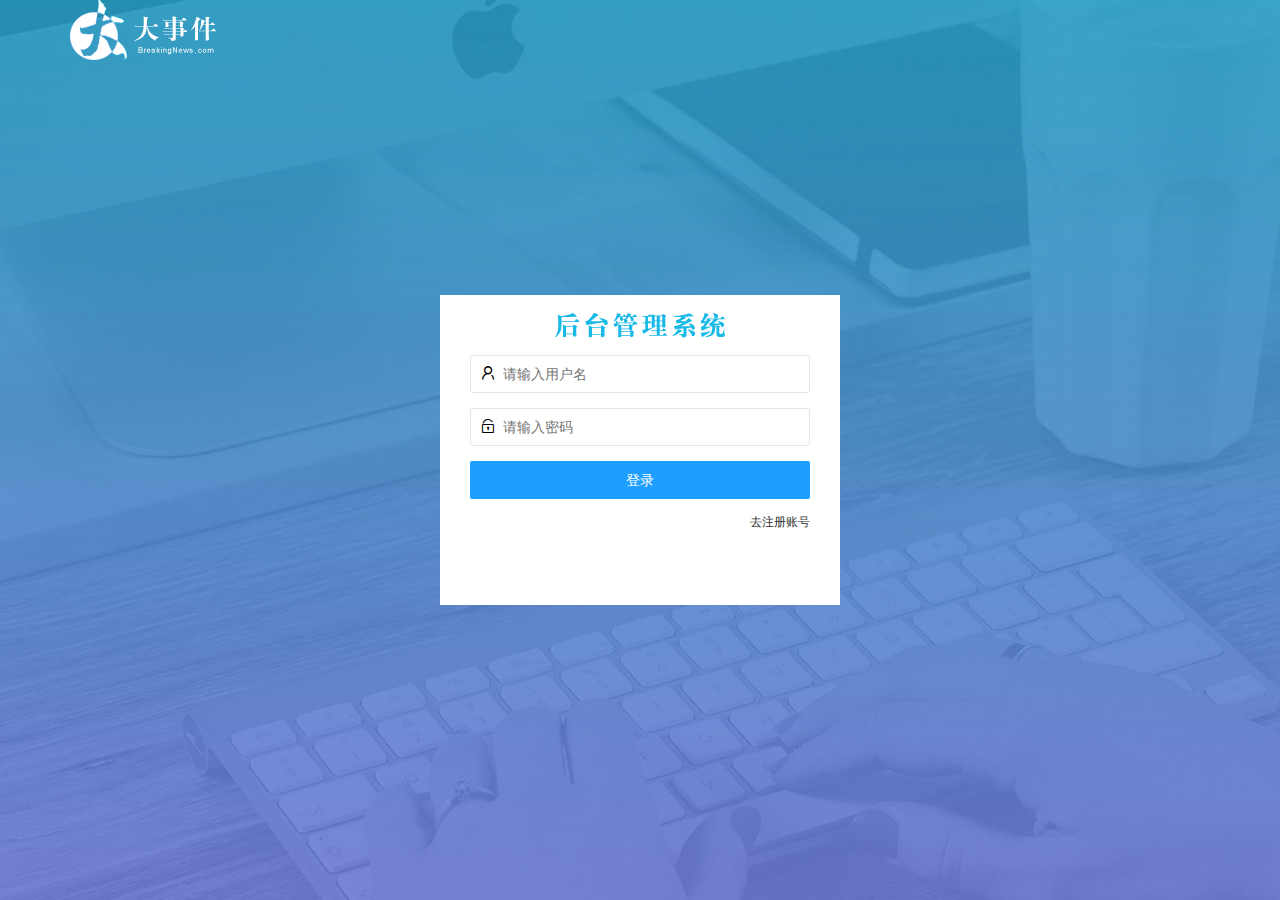
<file: login.html>
<!DOCTYPE html>
<html lang="en">

<head>
    <meta charset="UTF-8">
    <meta http-equiv="X-UA-Compatible" content="IE=edge">
    <meta name="viewport" content="width=device-width, initial-scale=1.0">
    <title>Document</title>
    <!-- 导入自己的样式表 -->
    <link rel="stylesheet" href="assets/css/login.css">
    <!-- 导入layui样式表 -->
    <link rel="stylesheet" href="assets/lib/layui/css/layui.css">
</head>

<body>
    <!-- 头部logo区域 -->
    <div class="layui-main">
        <img src="assets/images/logo.png" alt="">
    </div>

    <!-- 登录注册区域 -->
    <div class="loginAndRegBox">
        <div class="title-box"></div>
        <!-- 登录的div -->
        <div class="login-box">
            <form class="layui-form" id="form_login">
                <!-- 用户名 -->
                <div class="layui-form-item">
                    <i class="layui-icon layui-icon-username"></i> 
                    <input type="text" name="username" required lay-verify="required" placeholder="请输入用户名"
                        autocomplete="off" class="layui-input">
                </div>
                <!-- 密码 -->
                <div class="layui-form-item">
                    <i class="layui-icon layui-icon-password"></i> 
                    <input type="password" name="password" required lay-verify="required|pwd" placeholder="请输入密码"
                        autocomplete="off" class="layui-input">
                </div>
                <!-- 登录按钮 -->
                <div class="layui-form-item">
                    <button class="layui-btn layui-btn-fluid layui-btn-normal"" lay-submit lay-filter=" formDemo">登录</button>
                </div>
                <div class="layui-form-item links">
                    <a href="javascript:;" id="link_reg">去注册账号</a>
                </div>
            </form>
        </div>
        <!-- 注册的div -->
        <div class="reg-box ">
            <!-- <a href="javascript:;" id="link_login">去登录</a> -->
            <form class="layui-form" id="form_reg">
                <!-- 用户名 -->
                <div class="layui-form-item">
                    <i class="layui-icon layui-icon-username"></i> 
                    <input type="text" name="username" required lay-verify="required" placeholder="请输入用户名"
                        autocomplete="off" class="layui-input">
                </div>
                <!-- 密码 -->
                <div class="layui-form-item">
                    <i class="layui-icon layui-icon-password"></i> 
                    <input type="password" name="password" required lay-verify="required" placeholder="请输入密码"
                        autocomplete="off" class="layui-input">
                </div>
                <!-- 确认密码 -->
                <div class="layui-form-item">
                    <i class="layui-icon layui-icon-password"></i> 
                    <input type="password" name="repassword" required lay-verify="required|repwd" placeholder="再次确认密码"
                        autocomplete="off" class="layui-input">
                </div>
                <!-- 登录按钮 -->
                <div class="layui-form-item">
                    <button class="layui-btn layui-btn-fluid layui-btn-normal"" lay-submit lay-filter=" formDemo">注册</button>
                </div>
                <div class="layui-form-item links">
                    <a href="javascript:;" id="link_login">去登录</a>
                </div>
            </form>
        </div>
    </div>


    <!-- 导入layui的js文件 -->
    <script src="assets/lib/layui/layui.all.js"></script>
    <!-- 导入jquery -->
    <script src="assets/lib/jquery.js"></script>
    <script src="assets/js/baseAPI.js"></script>
    <!-- 导入自己的js脚本 -->
    <script src="assets/js/login.js"></script>
   
    
</body>

</html>
</file>
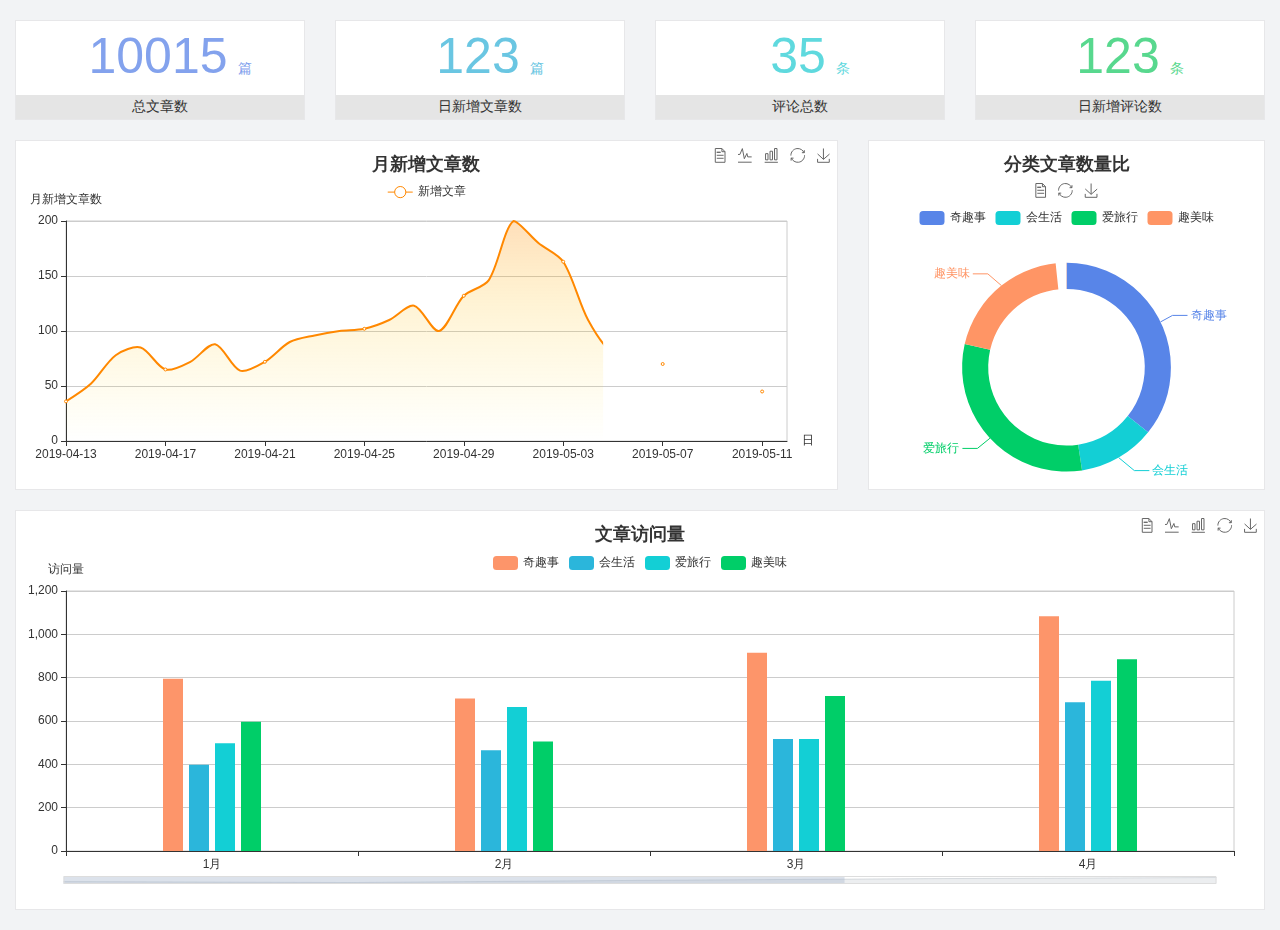
<file: home/dashboard.html>
<!DOCTYPE html>
<html lang="en">

<head>
  <meta charset="UTF-8">
  <meta name="viewport" content="width=device-width, initial-scale=1.0">
  <meta http-equiv="X-UA-Compatible" content="ie=edge">
  <title>图表统计</title>
  <link rel="stylesheet" href="../../assets/lib/bootstrap.css" />
  <link rel="stylesheet" href="../../assets/lib/main.css" />
  <script src="../../assets/lib/jquery.js"></script>
  <script type="text/javascript" src="../../assets/lib/echarts.min.js"></script>
</head>

<body>
  <div class="container-fluid">
    <div class="row spannel_list">
      <div class="col-sm-3 col-xs-6">
        <div class="spannel">
          <em>10015</em><span>篇</span>
          <b>总文章数</b>
        </div>
      </div>
      <div class="col-sm-3 col-xs-6">
        <div class="spannel scolor01">
          <em>123</em><span>篇</span>
          <b>日新增文章数</b>
        </div>
      </div>
      <div class="col-sm-3 col-xs-6">
        <div class="spannel scolor02">
          <em>35</em><span>条</span>
          <b>评论总数</b>
        </div>
      </div>
      <div class="col-sm-3 col-xs-6">
        <div class="spannel scolor03">
          <em>123</em><span>条</span>
          <b>日新增评论数</b>
        </div>
      </div>
    </div>
  </div>

  <div class="container-fluid">
    <div class="row curve-pie">
      <div class="col-lg-8 col-md-8">
        <div class="gragh_pannel" id="curve_show"></div>
      </div>
      <div class="col-lg-4 col-md-4">
        <div class="gragh_pannel" id="pie_show"></div>
      </div>
    </div>
  </div>

  <div class="container-fluid">
    <div class="column_pannel" id="column_show"></div>
  </div>

  <script>
    var oChart = echarts.init(document.getElementById('curve_show'));
    var aList_all = [
      { 'count': 36, 'date': '2019-04-13' },
      { 'count': 52, 'date': '2019-04-14' },
      { 'count': 78, 'date': '2019-04-15' },
      { 'count': 85, 'date': '2019-04-16' },
      { 'count': 65, 'date': '2019-04-17' },
      { 'count': 72, 'date': '2019-04-18' },
      { 'count': 88, 'date': '2019-04-19' },
      { 'count': 64, 'date': '2019-04-20' },
      { 'count': 72, 'date': '2019-04-21' },
      { 'count': 90, 'date': '2019-04-22' },
      { 'count': 96, 'date': '2019-04-23' },
      { 'count': 100, 'date': '2019-04-24' },
      { 'count': 102, 'date': '2019-04-25' },
      { 'count': 110, 'date': '2019-04-26' },
      { 'count': 123, 'date': '2019-04-27' },
      { 'count': 100, 'date': '2019-04-28' },
      { 'count': 132, 'date': '2019-04-29' },
      { 'count': 146, 'date': '2019-04-30' },
      { 'count': 200, 'date': '2019-05-01' },
      { 'count': 180, 'date': '2019-05-02' },
      { 'count': 163, 'date': '2019-05-03' },
      { 'count': 110, 'date': '2019-05-04' },
      { 'count': 80, 'date': '2019-05-05' },
      { 'count': 82, 'date': '2019-05-06' },
      { 'count': 70, 'date': '2019-05-07' },
      { 'count': 65, 'date': '2019-05-08' },
      { 'count': 54, 'date': '2019-05-09' },
      { 'count': 40, 'date': '2019-05-10' },
      { 'count': 45, 'date': '2019-05-11' },
      { 'count': 38, 'date': '2019-05-12' },
    ];

    let aCount = [];
    let aDate = [];

    for (var i = 0; i < aList_all.length; i++) {
      aCount.push(aList_all[i].count);
      aDate.push(aList_all[i].date);
    }

    var chartopt = {
      title: {
        text: '月新增文章数',
        left: 'center',
        top: '10'
      },
      tooltip: {
        trigger: 'axis'
      },
      legend: {
        data: ['新增文章'],
        top: '40'
      },
      toolbox: {
        show: true,
        feature: {
          mark: { show: true },
          dataView: { show: true, readOnly: false },
          magicType: { show: true, type: ['line', 'bar'] },
          restore: { show: true },
          saveAsImage: { show: true }
        }
      },
      calculable: true,
      xAxis: [
        {
          name: '日',
          type: 'category',
          boundaryGap: false,
          data: aDate
        }
      ],
      yAxis: [
        {
          name: '月新增文章数',
          type: 'value'
        }
      ],
      series: [
        {
          name: '新增文章',
          type: 'line',
          smooth: true,
          itemStyle: { normal: { areaStyle: { type: 'default' }, color: '#f80' }, lineStyle: { color: '#f80' } },
          data: aCount
        }],
      areaStyle: {
        normal: {
          color: new echarts.graphic.LinearGradient(0, 0, 0, 1, [{
            offset: 0,
            color: 'rgba(255,136,0,0.39)'
          }, {
            offset: .34,
            color: 'rgba(255,180,0,0.25)'
          }, {
            offset: 1,
            color: 'rgba(255,222,0,0.00)'
          }])

        }
      },
      grid: {
        show: true,
        x: 50,
        x2: 50,
        y: 80,
        height: 220
      }
    };

    oChart.setOption(chartopt);


    var oPie = echarts.init(document.getElementById('pie_show'));
    var oPieopt =
    {
      title: {
        top: 10,
        text: '分类文章数量比',
        x: 'center'
      },
      tooltip: {
        trigger: 'item',
        formatter: "{a} <br/>{b} : {c} ({d}%)"
      },
      color: ['#5885e8', '#13cfd5', '#00ce68', '#ff9565'],
      legend: {
        x: 'center',
        top: 65,
        data: ['奇趣事', '会生活', '爱旅行', '趣美味']
      },
      toolbox: {
        show: true,
        x: 'center',
        top: 35,
        feature: {
          mark: { show: true },
          dataView: { show: true, readOnly: false },
          magicType: {
            show: true,
            type: ['pie', 'funnel'],
            option: {
              funnel: {
                x: '25%',
                width: '50%',
                funnelAlign: 'left',
                max: 1548
              }
            }
          },
          restore: { show: true },
          saveAsImage: { show: true }
        }
      },
      calculable: true,
      series: [
        {
          name: '访问来源',
          type: 'pie',
          radius: ['45%', '60%'],
          center: ['50%', '65%'],
          data: [
            { value: 300, name: '奇趣事' },
            { value: 100, name: '会生活' },
            { value: 260, name: '爱旅行' },
            { value: 180, name: '趣美味' }
          ]
        }
      ]
    };
    oPie.setOption(oPieopt);



    var oColumn = this.echarts.init(document.getElementById('column_show'));
    var oColumnopt =
    {
      title: {
        text: '文章访问量',
        left: 'center',
        top: '10'
      },
      tooltip: {
        trigger: 'axis'
      },
      legend: {
        data: ['奇趣事', '会生活', '爱旅行', '趣美味'],
        top: '40'
      },
      toolbox: {
        show: true,
        feature: {
          mark: { show: true },
          dataView: { show: true, readOnly: false },
          magicType: { show: true, type: ['line', 'bar'] },
          restore: { show: true },
          saveAsImage: { show: true }
        }
      },
      calculable: true,
      xAxis: [
        {
          type: 'category',
          data: ['1月', '2月', '3月', '4月', '5月']
        }
      ],
      yAxis: [
        {
          name: '访问量',
          type: 'value'
        }
      ],
      series: [
        {
          name: '奇趣事',
          type: 'bar',
          barWidth: 20,
          itemStyle: {
            normal: { areaStyle: { type: 'default' }, color: '#fd956a' }
          },
          data: [800, 708, 920, 1090, 1200]
        },
        {
          name: '会生活',
          type: 'bar',
          barWidth: 20,
          itemStyle: {
            normal: { areaStyle: { type: 'default' }, color: '#2bb6db' }
          },
          data: [400, 468, 520, 690, 800]
        },
        {
          name: '爱旅行',
          type: 'bar',
          barWidth: 20,
          itemStyle: {
            normal: { areaStyle: { type: 'default' }, color: '#13cfd5' }
          },
          data: [500, 668, 520, 790, 900]
        },
        {
          name: '趣美味',
          type: 'bar',
          barWidth: 20,
          itemStyle: {
            normal: { areaStyle: { type: 'default' }, color: '#00ce68' }
          },
          data: [600, 508, 720, 890, 1000]
        }
      ],
      grid: {
        show: true,
        x: 50,
        x2: 30,
        y: 80,
        height: 260
      },
      dataZoom: [//给x轴设置滚动条
        {
          start: 0,//默认为0
          end: 100 - 1000 / 31,//默认为100
          type: 'slider',
          show: true,
          xAxisIndex: [0],
          handleSize: 0,//滑动条的 左右2个滑动条的大小
          height: 8,//组件高度
          left: 45, //左边的距离
          right: 50,//右边的距离
          bottom: 26,//右边的距离
          handleColor: '#ddd',//h滑动图标的颜色
          handleStyle: {
            borderColor: "#cacaca",
            borderWidth: "1",
            shadowBlur: 2,
            background: "#ddd",
            shadowColor: "#ddd",
          }
        }]
    };
    oColumn.setOption(oColumnopt);
  </script>
</body>

</html>
</file>
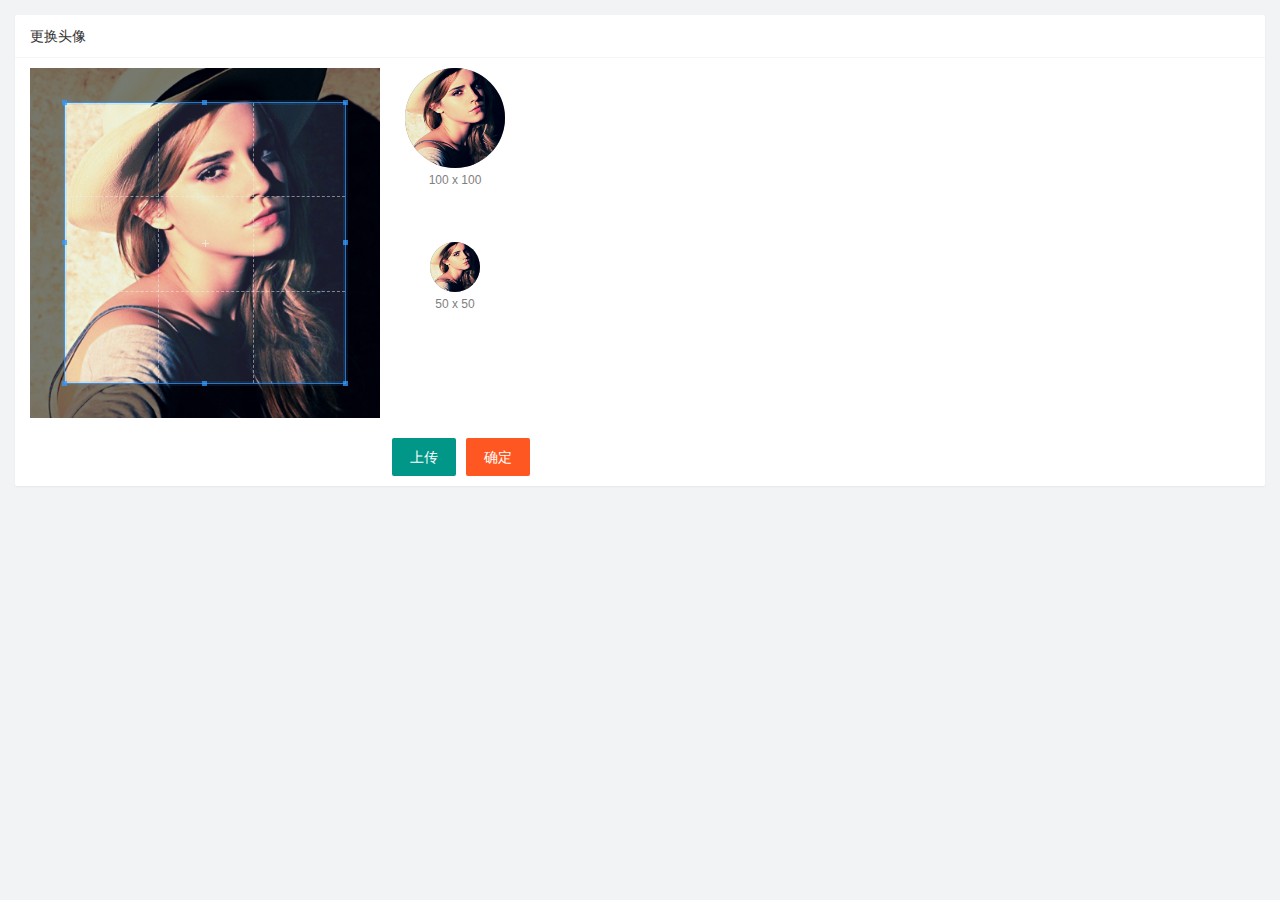
<file: user/user_avater.html>
<!DOCTYPE html>
<html lang="en">

<head>
    <meta charset="UTF-8">
    <meta http-equiv="X-UA-Compatible" content="IE=edge">
    <meta name="viewport" content="width=device-width, initial-scale=1.0">
    <title>Document</title>
    <link rel="stylesheet" href="/assets/lib/layui/css/layui.css">
    <link rel="stylesheet" href="/assets/css/user/user_avater.css">
    <link rel="stylesheet" href="/assets/lib/cropper/cropper.css" />
</head>

<body>
    <div class="layui-card">
        <div class="layui-card-header">更换头像</div>
        <div class="layui-card-body">
            <!-- 第一行的图片裁剪和预览区域 -->
            <div class="row1">
                <!-- 图片裁剪区域 -->
                <div class="cropper-box">
                    <!-- 这个 img 标签很重要，将来会把它初始化为裁剪区域 -->
                    <img id="image" src="/assets/images/sample.jpg" />
                </div>
                <!-- 图片的预览区域 -->
                <div class="preview-box">
                    <div>
                        <!-- 宽高为 100px 的预览区域 -->
                        <div class="img-preview w100"></div>
                        <p class="size">100 x 100</p>
                    </div>
                    <div>
                        <!-- 宽高为 50px 的预览区域 -->
                        <div class="img-preview w50"></div>
                        <p class="size">50 x 50</p>
                    </div>
                </div>
            </div>
            <!-- 第二行的按钮区域 -->
            <div class="row2">
                <!-- 通过accept属性，可以指定，允许用户选择什么类型的文件 -->
                <input type="file" id="file" accept="image/png,image/jpeg,image/bmp">
                <button type="button" class="layui-btn" id="btnChooseImage">上传</button>
                <button type="button" class="layui-btn layui-btn-danger" id="btnUpload">确定</button>
            </div>

        </div>
    </div>


    <script src="/assets/lib/layui/layui.all.js"></script>
    <script src="/assets/lib/jquery.js"></script>
    <script src="/assets/js/baseAPI.js"></script>
    <script src="/assets/lib/cropper/Cropper.js"></script>
    <script src="/assets/lib/cropper/jquery-cropper.js"></script>
    <script src="/assets/css/user/user_avater.js"></script>
</body>

</html>
</file>
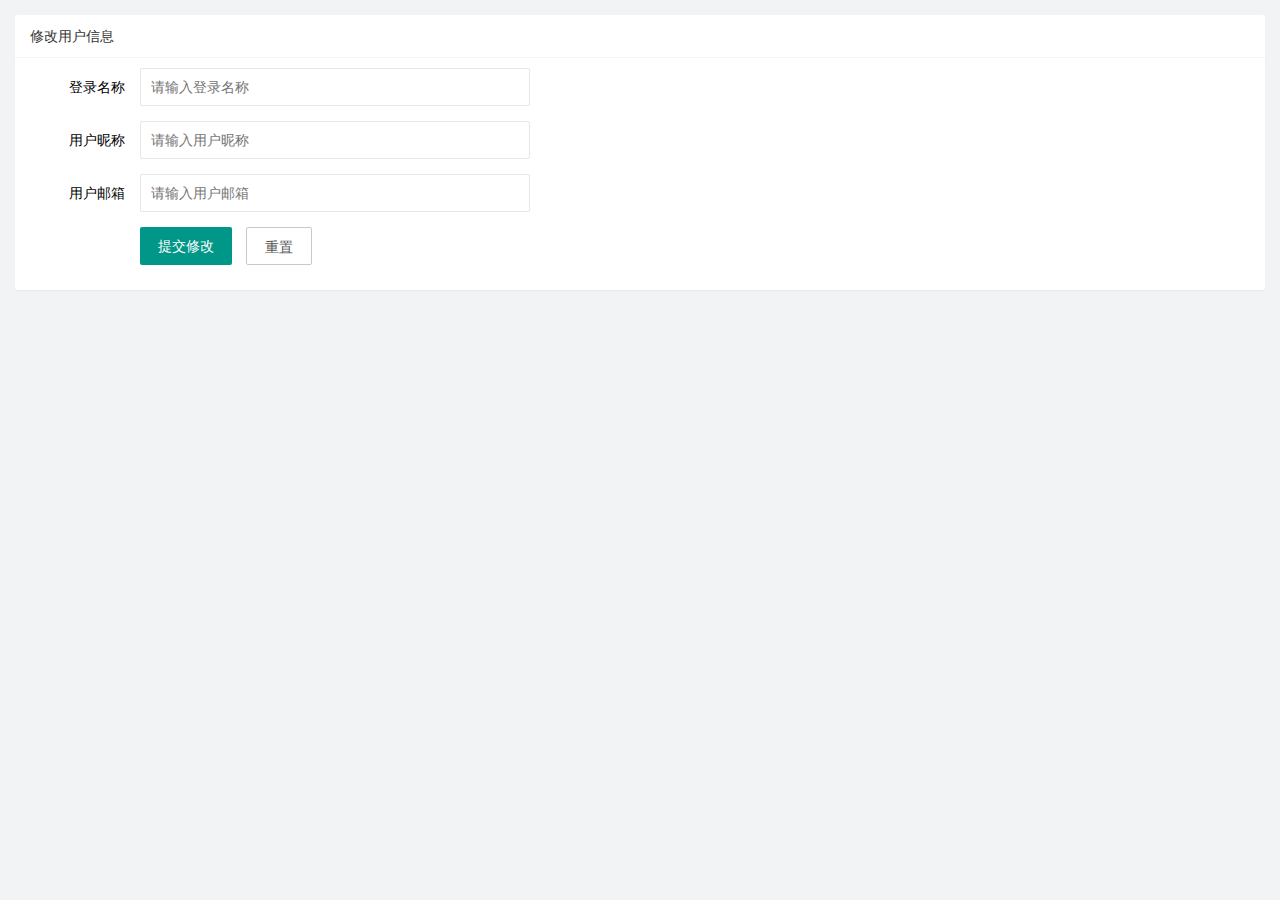
<file: user/user_info.html>
<!DOCTYPE html>
<html lang="en">
<head>
    <meta charset="UTF-8">
    <meta http-equiv="X-UA-Compatible" content="IE=edge">
    <meta name="viewport" content="width=device-width, initial-scale=1.0">
    <title>Document</title>
    <!-- 导入layui样式表 -->
    <link rel="stylesheet" href="/assets/lib/layui/css/layui.css">
    <!-- 导入自己的样式表 -->
    <link rel="stylesheet" href="/assets/css/user/user_info.css">
</head>
<body>
    <!-- 卡片区域 -->
    <div class="layui-card">
        <div class="layui-card-header">修改用户信息</div>
        <div class="layui-card-body">
            <!-- form表单区域 -->
            <form class="layui-form" lay-filter="formUserInfo">
                <!-- 这是隐藏域 -->
                <input type="hidden" name="id" value="">
                <div class="layui-form-item">
                  <label class="layui-form-label">登录名称</label>
                  <div class="layui-input-block">
                    <input type="text" name="username" required  lay-verify="required" placeholder="请输入登录名称" autocomplete="off" class="layui-input" readonly>
                  </div>
                </div>

                <div class="layui-form-item">
                    <label class="layui-form-label">用户昵称</label>
                    <div class="layui-input-block">
                      <input type="text" name="nickname" required  lay-verify="required" placeholder="请输入用户昵称" autocomplete="off" class="layui-input">
                    </div>
                  </div>

                  <div class="layui-form-item">
                    <label class="layui-form-label">用户邮箱</label>
                    <div class="layui-input-block">
                      <input type="text" name="email" required  lay-verify="required" placeholder="请输入用户邮箱" autocomplete="off" class="layui-input">
                    </div>
                  </div>

                  <div class="layui-form-item">
                    <div class="layui-input-block">
                      <button class="layui-btn" lay-submit lay-filter="formDemo">提交修改</button>
                      <button type="reset" class="layui-btn layui-btn-primary" id="btnRest">重置</button>
                    </div>
                  </div>

            </form>
        </div>
      </div>

      <!-- 导入layui的js -->
      <script src="/assets/lib/layui/layui.all.js"></script>
      <!-- 导入jquery -->
      <script src="/assets/lib/jquery.js"></script>
      <!-- 导入baseApi -->
      <script src="/assets/js/baseAPI.js"></script>
      <!-- 导入自己的js -->
      <script src="/assets/css/user/user_info.js"></script>
</body>
</html>
</file>
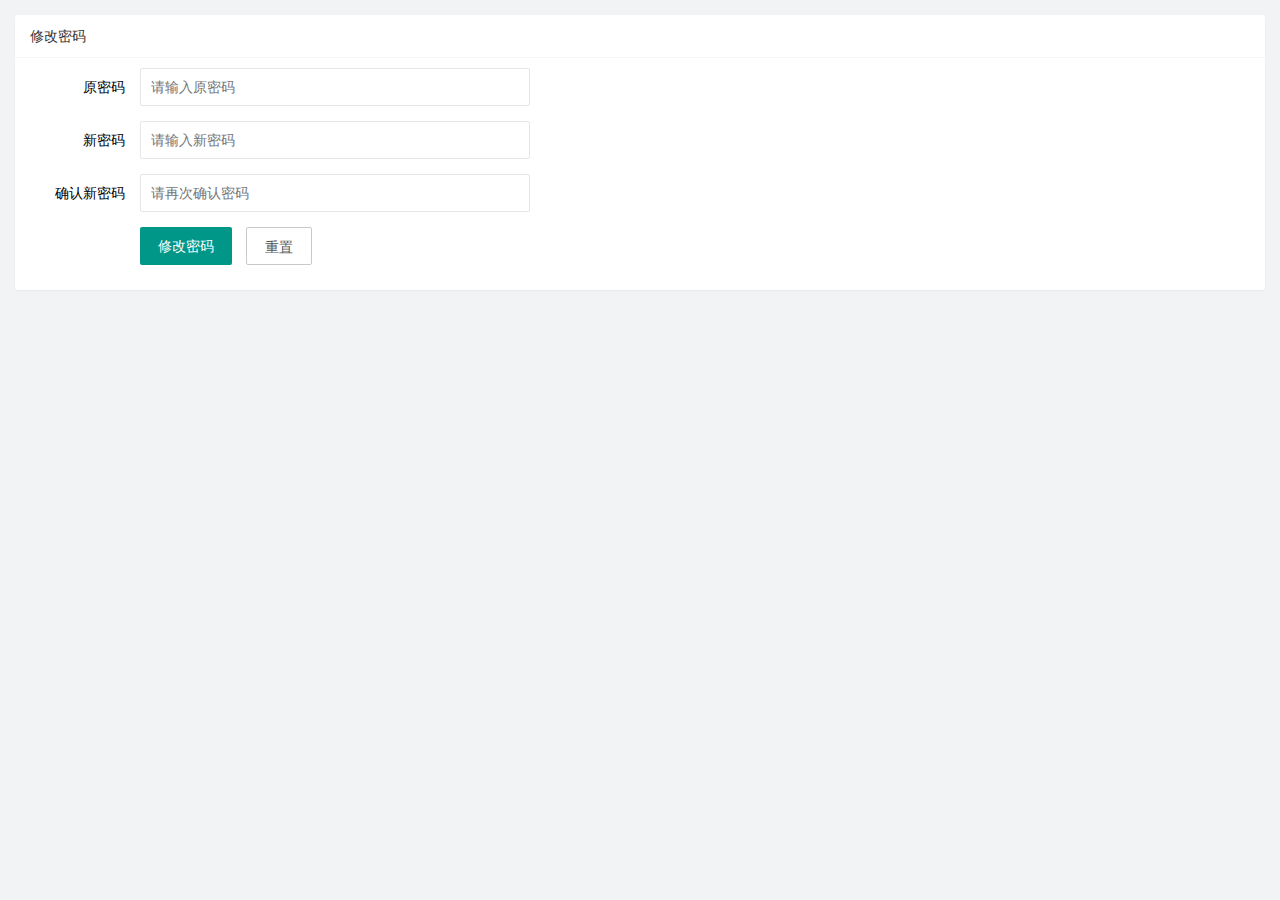
<file: user/user_pwd.html>
<!DOCTYPE html>
<html lang="en">
<head>
    <meta charset="UTF-8">
    <meta http-equiv="X-UA-Compatible" content="IE=edge">
    <meta name="viewport" content="width=device-width, initial-scale=1.0">
    <title>Document</title>
    <link rel="stylesheet" href="/assets/lib/layui/css/layui.css">
    <link rel="stylesheet" href="/assets/css/user/user_pwd.css">
</head>
<body>
    <div class="layui-card">
        <div class="layui-card-header">修改密码</div>
        <div class="layui-card-body">
            <form class="layui-form" lay-filter="formUserInfo">
                <!-- 这是隐藏域 -->
                <!-- <input type="hidden" name="id" value=""> -->
                <div class="layui-form-item">
                  <label class="layui-form-label">原密码</label>
                  <div class="layui-input-block">
                    <input type="password" name="oldPwd" required  lay-verify="required|pwd|" placeholder="请输入原密码" autocomplete="off" class="layui-input">
                  </div>
                </div>
                <div class="layui-form-item">
                    <label class="layui-form-label">新密码</label>
                    <div class="layui-input-block">
                      <input type="password" name="newPwd" required  lay-verify="required|pwd|samePwd" placeholder="请输入新密码" autocomplete="off" class="layui-input">
                    </div>
                  </div>
                  <div class="layui-form-item">
                    <label class="layui-form-label">确认新密码</label>
                    <div class="layui-input-block">
                      <input type="password" name="rePwd" required  lay-verify="required|pwd|rePwd" placeholder="请再次确认密码" autocomplete="off" class="layui-input">
                    </div>
                  </div>

                  <div class="layui-form-item">
                    <div class="layui-input-block">
                      <button class="layui-btn" lay-submit lay-filter="formDemo">修改密码</button>
                      <button type="reset" class="layui-btn layui-btn-primary" id="btnRest">重置</button>
                    </div>
                  </div>
            </form>
        </div>
      </div>
       
       <!-- 导入layui的js -->
       <script src="/assets/lib/layui/layui.all.js"></script>
       <!-- 导入jquery -->
       <script src="/assets/lib/jquery.js"></script>
       <!-- 导入baseApi -->
       <script src="/assets/js/baseAPI.js"></script>
       <!-- 导入自己的js -->
       <script src="/assets/css/user/user_pwd.js"></script>
</body>
</html>
</file>
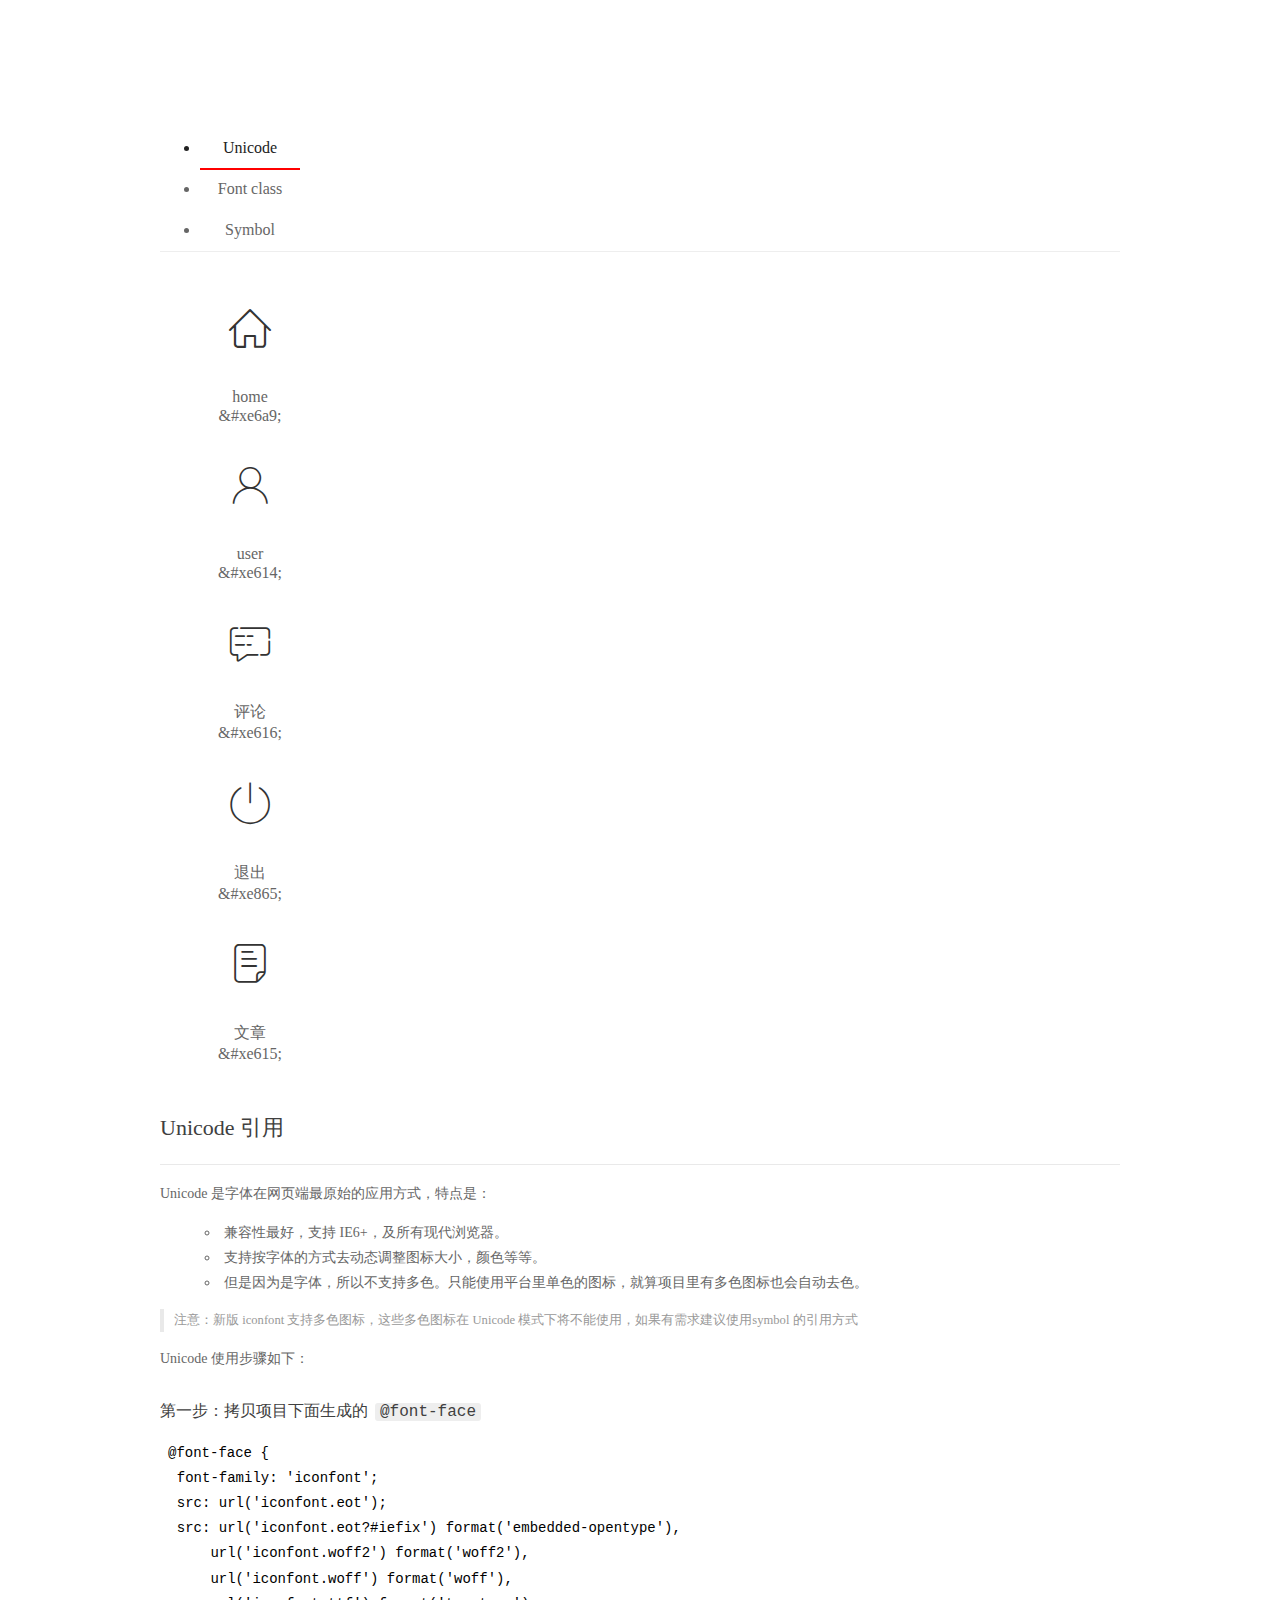
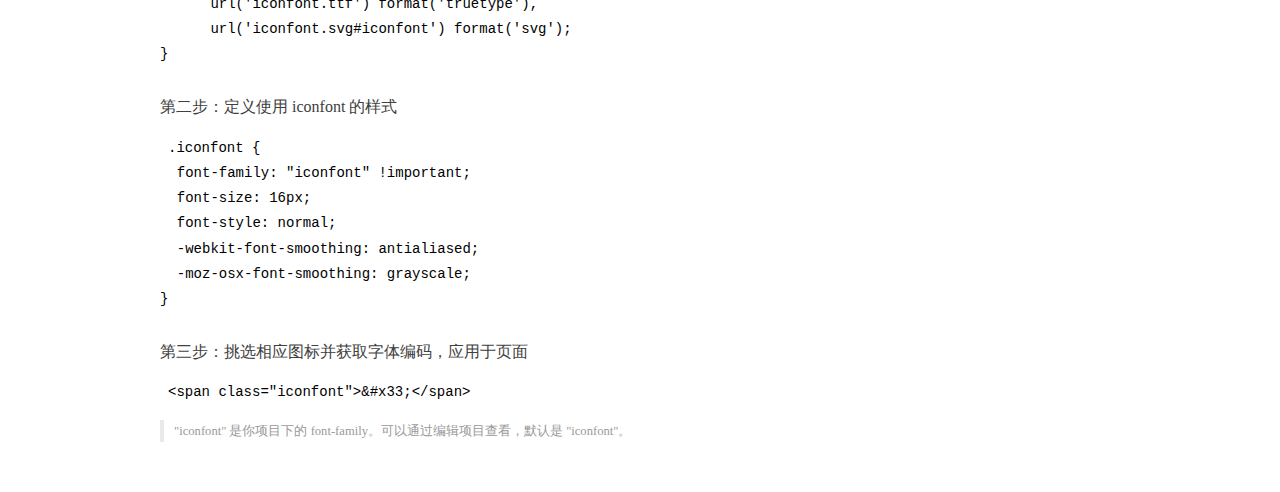
<file: assets/fonts/demo_index.html>
<!DOCTYPE html>
<html>
<head>
  <meta charset="utf-8"/>
  <title>IconFont Demo</title>
  <link rel="shortcut icon" href="https://gtms04.alicdn.com/tps/i4/TB1_oz6GVXXXXaFXpXXJDFnIXXX-64-64.ico" type="image/x-icon"/>
  <link rel="stylesheet" href="https://g.alicdn.com/thx/cube/1.3.2/cube.min.css">
  <link rel="stylesheet" href="demo.css">
  <link rel="stylesheet" href="iconfont.css">
  <script src="iconfont.js"></script>
  <!-- jQuery -->
  <script src="https://a1.alicdn.com/oss/uploads/2018/12/26/7bfddb60-08e8-11e9-9b04-53e73bb6408b.js"></script>
  <!-- 代码高亮 -->
  <script src="https://a1.alicdn.com/oss/uploads/2018/12/26/a3f714d0-08e6-11e9-8a15-ebf944d7534c.js"></script>
</head>
<body>
  <div class="main">
    <h1 class="logo"><a href="https://www.iconfont.cn/" title="iconfont 首页" target="_blank">&#xe86b;</a></h1>
    <div class="nav-tabs">
      <ul id="tabs" class="dib-box">
        <li class="dib active"><span>Unicode</span></li>
        <li class="dib"><span>Font class</span></li>
        <li class="dib"><span>Symbol</span></li>
      </ul>
      
    </div>
    <div class="tab-container">
      <div class="content unicode" style="display: block;">
          <ul class="icon_lists dib-box">
          
            <li class="dib">
              <span class="icon iconfont">&#xe6a9;</span>
                <div class="name">home</div>
                <div class="code-name">&amp;#xe6a9;</div>
              </li>
          
            <li class="dib">
              <span class="icon iconfont">&#xe614;</span>
                <div class="name">user</div>
                <div class="code-name">&amp;#xe614;</div>
              </li>
          
            <li class="dib">
              <span class="icon iconfont">&#xe616;</span>
                <div class="name">评论</div>
                <div class="code-name">&amp;#xe616;</div>
              </li>
          
            <li class="dib">
              <span class="icon iconfont">&#xe865;</span>
                <div class="name">退出</div>
                <div class="code-name">&amp;#xe865;</div>
              </li>
          
            <li class="dib">
              <span class="icon iconfont">&#xe615;</span>
                <div class="name">文章</div>
                <div class="code-name">&amp;#xe615;</div>
              </li>
          
          </ul>
          <div class="article markdown">
          <h2 id="unicode-">Unicode 引用</h2>
          <hr>

          <p>Unicode 是字体在网页端最原始的应用方式，特点是：</p>
          <ul>
            <li>兼容性最好，支持 IE6+，及所有现代浏览器。</li>
            <li>支持按字体的方式去动态调整图标大小，颜色等等。</li>
            <li>但是因为是字体，所以不支持多色。只能使用平台里单色的图标，就算项目里有多色图标也会自动去色。</li>
          </ul>
          <blockquote>
            <p>注意：新版 iconfont 支持多色图标，这些多色图标在 Unicode 模式下将不能使用，如果有需求建议使用symbol 的引用方式</p>
          </blockquote>
          <p>Unicode 使用步骤如下：</p>
          <h3 id="-font-face">第一步：拷贝项目下面生成的 <code>@font-face</code></h3>
<pre><code class="language-css"
>@font-face {
  font-family: 'iconfont';
  src: url('iconfont.eot');
  src: url('iconfont.eot?#iefix') format('embedded-opentype'),
      url('iconfont.woff2') format('woff2'),
      url('iconfont.woff') format('woff'),
      url('iconfont.ttf') format('truetype'),
      url('iconfont.svg#iconfont') format('svg');
}
</code></pre>
          <h3 id="-iconfont-">第二步：定义使用 iconfont 的样式</h3>
<pre><code class="language-css"
>.iconfont {
  font-family: "iconfont" !important;
  font-size: 16px;
  font-style: normal;
  -webkit-font-smoothing: antialiased;
  -moz-osx-font-smoothing: grayscale;
}
</code></pre>
          <h3 id="-">第三步：挑选相应图标并获取字体编码，应用于页面</h3>
<pre>
<code class="language-html"
>&lt;span class="iconfont"&gt;&amp;#x33;&lt;/span&gt;
</code></pre>
          <blockquote>
            <p>"iconfont" 是你项目下的 font-family。可以通过编辑项目查看，默认是 "iconfont"。</p>
          </blockquote>
          </div>
      </div>
      <div class="content font-class">
        <ul class="icon_lists dib-box">
          
          <li class="dib">
            <span class="icon iconfont icon-home"></span>
            <div class="name">
              home
            </div>
            <div class="code-name">.icon-home
            </div>
          </li>
          
          <li class="dib">
            <span class="icon iconfont icon-user"></span>
            <div class="name">
              user
            </div>
            <div class="code-name">.icon-user
            </div>
          </li>
          
          <li class="dib">
            <span class="icon iconfont icon-pinglun"></span>
            <div class="name">
              评论
            </div>
            <div class="code-name">.icon-pinglun
            </div>
          </li>
          
          <li class="dib">
            <span class="icon iconfont icon-tuichu"></span>
            <div class="name">
              退出
            </div>
            <div class="code-name">.icon-tuichu
            </div>
          </li>
          
          <li class="dib">
            <span class="icon iconfont icon-16"></span>
            <div class="name">
              文章
            </div>
            <div class="code-name">.icon-16
            </div>
          </li>
          
        </ul>
        <div class="article markdown">
        <h2 id="font-class-">font-class 引用</h2>
        <hr>

        <p>font-class 是 Unicode 使用方式的一种变种，主要是解决 Unicode 书写不直观，语意不明确的问题。</p>
        <p>与 Unicode 使用方式相比，具有如下特点：</p>
        <ul>
          <li>兼容性良好，支持 IE8+，及所有现代浏览器。</li>
          <li>相比于 Unicode 语意明确，书写更直观。可以很容易分辨这个 icon 是什么。</li>
          <li>因为使用 class 来定义图标，所以当要替换图标时，只需要修改 class 里面的 Unicode 引用。</li>
          <li>不过因为本质上还是使用的字体，所以多色图标还是不支持的。</li>
        </ul>
        <p>使用步骤如下：</p>
        <h3 id="-fontclass-">第一步：引入项目下面生成的 fontclass 代码：</h3>
<pre><code class="language-html">&lt;link rel="stylesheet" href="./iconfont.css"&gt;
</code></pre>
        <h3 id="-">第二步：挑选相应图标并获取类名，应用于页面：</h3>
<pre><code class="language-html">&lt;span class="iconfont icon-xxx"&gt;&lt;/span&gt;
</code></pre>
        <blockquote>
          <p>"
            iconfont" 是你项目下的 font-family。可以通过编辑项目查看，默认是 "iconfont"。</p>
        </blockquote>
      </div>
      </div>
      <div class="content symbol">
          <ul class="icon_lists dib-box">
          
            <li class="dib">
                <svg class="icon svg-icon" aria-hidden="true">
                  <use xlink:href="#icon-home"></use>
                </svg>
                <div class="name">home</div>
                <div class="code-name">#icon-home</div>
            </li>
          
            <li class="dib">
                <svg class="icon svg-icon" aria-hidden="true">
                  <use xlink:href="#icon-user"></use>
                </svg>
                <div class="name">user</div>
                <div class="code-name">#icon-user</div>
            </li>
          
            <li class="dib">
                <svg class="icon svg-icon" aria-hidden="true">
                  <use xlink:href="#icon-pinglun"></use>
                </svg>
                <div class="name">评论</div>
                <div class="code-name">#icon-pinglun</div>
            </li>
          
            <li class="dib">
                <svg class="icon svg-icon" aria-hidden="true">
                  <use xlink:href="#icon-tuichu"></use>
                </svg>
                <div class="name">退出</div>
                <div class="code-name">#icon-tuichu</div>
            </li>
          
            <li class="dib">
                <svg class="icon svg-icon" aria-hidden="true">
                  <use xlink:href="#icon-16"></use>
                </svg>
                <div class="name">文章</div>
                <div class="code-name">#icon-16</div>
            </li>
          
          </ul>
          <div class="article markdown">
          <h2 id="symbol-">Symbol 引用</h2>
          <hr>

          <p>这是一种全新的使用方式，应该说这才是未来的主流，也是平台目前推荐的用法。相关介绍可以参考这篇<a href="">文章</a>
            这种用法其实是做了一个 SVG 的集合，与另外两种相比具有如下特点：</p>
          <ul>
            <li>支持多色图标了，不再受单色限制。</li>
            <li>通过一些技巧，支持像字体那样，通过 <code>font-size</code>, <code>color</code> 来调整样式。</li>
            <li>兼容性较差，支持 IE9+，及现代浏览器。</li>
            <li>浏览器渲染 SVG 的性能一般，还不如 png。</li>
          </ul>
          <p>使用步骤如下：</p>
          <h3 id="-symbol-">第一步：引入项目下面生成的 symbol 代码：</h3>
<pre><code class="language-html">&lt;script src="./iconfont.js"&gt;&lt;/script&gt;
</code></pre>
          <h3 id="-css-">第二步：加入通用 CSS 代码（引入一次就行）：</h3>
<pre><code class="language-html">&lt;style&gt;
.icon {
  width: 1em;
  height: 1em;
  vertical-align: -0.15em;
  fill: currentColor;
  overflow: hidden;
}
&lt;/style&gt;
</code></pre>
          <h3 id="-">第三步：挑选相应图标并获取类名，应用于页面：</h3>
<pre><code class="language-html">&lt;svg class="icon" aria-hidden="true"&gt;
  &lt;use xlink:href="#icon-xxx"&gt;&lt;/use&gt;
&lt;/svg&gt;
</code></pre>
          </div>
      </div>

    </div>
  </div>
  <script>
  $(document).ready(function () {
      $('.tab-container .content:first').show()

      $('#tabs li').click(function (e) {
        var tabContent = $('.tab-container .content')
        var index = $(this).index()

        if ($(this).hasClass('active')) {
          return
        } else {
          $('#tabs li').removeClass('active')
          $(this).addClass('active')

          tabContent.hide().eq(index).fadeIn()
        }
      })
    })
  </script>
</body>
</html>
</file>
<file: assets/css/login.css>
html,
body {
  margin: 0;
  padding: 0;
  height: 100%;
  width: 100%;
  background: url('/assets/images/login_bg.jpg') no-repeat center;
  background-size: cover;
}

.loginAndRegBox {
  width: 400px;
  height: 310px;
  background-color: #fff;
  position: absolute;
  left: 50%;
  top: 50%;
  transform: translate(-50%, -50%);
}

.title-box {
  height: 60px;
  background: url('/assets/images/login_title.png') no-repeat center;
}

.reg-box {
  display: none;
}

.layui-form {
  padding: 0 30px;
}

.links {
  display: flex;
  justify-content: flex-end;
}

.links a {
  font-size: 12px;
}

.layui-form-item {
  position: relative;
}

.layui-icon {
  position: absolute;
  left: 10px;
  top: 10px;
}

.layui-input {
  padding-left: 32px!important;
}
</file>
<file: assets/lib/layui/css/layui.css>
/** layui-v2.5.5 MIT License By https://www.layui.com */
 .layui-inline,img{display:inline-block;vertical-align:middle}h1,h2,h3,h4,h5,h6{font-weight:400}.layui-edge,.layui-header,.layui-inline,.layui-main{position:relative}.layui-body,.layui-edge,.layui-elip{overflow:hidden}.layui-btn,.layui-edge,.layui-inline,img{vertical-align:middle}.layui-btn,.layui-disabled,.layui-icon,.layui-unselect{-moz-user-select:none;-webkit-user-select:none;-ms-user-select:none}.layui-elip,.layui-form-checkbox span,.layui-form-pane .layui-form-label{text-overflow:ellipsis;white-space:nowrap}.layui-breadcrumb,.layui-tree-btnGroup{visibility:hidden}blockquote,body,button,dd,div,dl,dt,form,h1,h2,h3,h4,h5,h6,input,li,ol,p,pre,td,textarea,th,ul{margin:0;padding:0;-webkit-tap-highlight-color:rgba(0,0,0,0)}a:active,a:hover{outline:0}img{border:none}li{list-style:none}table{border-collapse:collapse;border-spacing:0}h4,h5,h6{font-size:100%}button,input,optgroup,option,select,textarea{font-family:inherit;font-size:inherit;font-style:inherit;font-weight:inherit;outline:0}pre{white-space:pre-wrap;white-space:-moz-pre-wrap;white-space:-pre-wrap;white-space:-o-pre-wrap;word-wrap:break-word}body{line-height:24px;font:14px Helvetica Neue,Helvetica,PingFang SC,Tahoma,Arial,sans-serif}hr{height:1px;margin:10px 0;border:0;clear:both}a{color:#333;text-decoration:none}a:hover{color:#777}a cite{font-style:normal;*cursor:pointer}.layui-border-box,.layui-border-box *{box-sizing:border-box}.layui-box,.layui-box *{box-sizing:content-box}.layui-clear{clear:both;*zoom:1}.layui-clear:after{content:'\20';clear:both;*zoom:1;display:block;height:0}.layui-inline{*display:inline;*zoom:1}.layui-edge{display:inline-block;width:0;height:0;border-width:6px;border-style:dashed;border-color:transparent}.layui-edge-top{top:-4px;border-bottom-color:#999;border-bottom-style:solid}.layui-edge-right{border-left-color:#999;border-left-style:solid}.layui-edge-bottom{top:2px;border-top-color:#999;border-top-style:solid}.layui-edge-left{border-right-color:#999;border-right-style:solid}.layui-disabled,.layui-disabled:hover{color:#d2d2d2!important;cursor:not-allowed!important}.layui-circle{border-radius:100%}.layui-show{display:block!important}.layui-hide{display:none!important}@font-face{font-family:layui-icon;src:url(../font/iconfont.eot?v=250);src:url(../font/iconfont.eot?v=250#iefix) format('embedded-opentype'),url(../font/iconfont.woff2?v=250) format('woff2'),url(../font/iconfont.woff?v=250) format('woff'),url(../font/iconfont.ttf?v=250) format('truetype'),url(../font/iconfont.svg?v=250#layui-icon) format('svg')}.layui-icon{font-family:layui-icon!important;font-size:16px;font-style:normal;-webkit-font-smoothing:antialiased;-moz-osx-font-smoothing:grayscale}.layui-icon-reply-fill:before{content:"\e611"}.layui-icon-set-fill:before{content:"\e614"}.layui-icon-menu-fill:before{content:"\e60f"}.layui-icon-search:before{content:"\e615"}.layui-icon-share:before{content:"\e641"}.layui-icon-set-sm:before{content:"\e620"}.layui-icon-engine:before{content:"\e628"}.layui-icon-close:before{content:"\1006"}.layui-icon-close-fill:before{content:"\1007"}.layui-icon-chart-screen:before{content:"\e629"}.layui-icon-star:before{content:"\e600"}.layui-icon-circle-dot:before{content:"\e617"}.layui-icon-chat:before{content:"\e606"}.layui-icon-release:before{content:"\e609"}.layui-icon-list:before{content:"\e60a"}.layui-icon-chart:before{content:"\e62c"}.layui-icon-ok-circle:before{content:"\1005"}.layui-icon-layim-theme:before{content:"\e61b"}.layui-icon-table:before{content:"\e62d"}.layui-icon-right:before{content:"\e602"}.layui-icon-left:before{content:"\e603"}.layui-icon-cart-simple:before{content:"\e698"}.layui-icon-face-cry:before{content:"\e69c"}.layui-icon-face-smile:before{content:"\e6af"}.layui-icon-survey:before{content:"\e6b2"}.layui-icon-tree:before{content:"\e62e"}.layui-icon-upload-circle:before{content:"\e62f"}.layui-icon-add-circle:before{content:"\e61f"}.layui-icon-download-circle:before{content:"\e601"}.layui-icon-templeate-1:before{content:"\e630"}.layui-icon-util:before{content:"\e631"}.layui-icon-face-surprised:before{content:"\e664"}.layui-icon-edit:before{content:"\e642"}.layui-icon-speaker:before{content:"\e645"}.layui-icon-down:before{content:"\e61a"}.layui-icon-file:before{content:"\e621"}.layui-icon-layouts:before{content:"\e632"}.layui-icon-rate-half:before{content:"\e6c9"}.layui-icon-add-circle-fine:before{content:"\e608"}.layui-icon-prev-circle:before{content:"\e633"}.layui-icon-read:before{content:"\e705"}.layui-icon-404:before{content:"\e61c"}.layui-icon-carousel:before{content:"\e634"}.layui-icon-help:before{content:"\e607"}.layui-icon-code-circle:before{content:"\e635"}.layui-icon-water:before{content:"\e636"}.layui-icon-username:before{content:"\e66f"}.layui-icon-find-fill:before{content:"\e670"}.layui-icon-about:before{content:"\e60b"}.layui-icon-location:before{content:"\e715"}.layui-icon-up:before{content:"\e619"}.layui-icon-pause:before{content:"\e651"}.layui-icon-date:before{content:"\e637"}.layui-icon-layim-uploadfile:before{content:"\e61d"}.layui-icon-delete:before{content:"\e640"}.layui-icon-play:before{content:"\e652"}.layui-icon-top:before{content:"\e604"}.layui-icon-friends:before{content:"\e612"}.layui-icon-refresh-3:before{content:"\e9aa"}.layui-icon-ok:before{content:"\e605"}.layui-icon-layer:before{content:"\e638"}.layui-icon-face-smile-fine:before{content:"\e60c"}.layui-icon-dollar:before{content:"\e659"}.layui-icon-group:before{content:"\e613"}.layui-icon-layim-download:before{content:"\e61e"}.layui-icon-picture-fine:before{content:"\e60d"}.layui-icon-link:before{content:"\e64c"}.layui-icon-diamond:before{content:"\e735"}.layui-icon-log:before{content:"\e60e"}.layui-icon-rate-solid:before{content:"\e67a"}.layui-icon-fonts-del:before{content:"\e64f"}.layui-icon-unlink:before{content:"\e64d"}.layui-icon-fonts-clear:before{content:"\e639"}.layui-icon-triangle-r:before{content:"\e623"}.layui-icon-circle:before{content:"\e63f"}.layui-icon-radio:before{content:"\e643"}.layui-icon-align-center:before{content:"\e647"}.layui-icon-align-right:before{content:"\e648"}.layui-icon-align-left:before{content:"\e649"}.layui-icon-loading-1:before{content:"\e63e"}.layui-icon-return:before{content:"\e65c"}.layui-icon-fonts-strong:before{content:"\e62b"}.layui-icon-upload:before{content:"\e67c"}.layui-icon-dialogue:before{content:"\e63a"}.layui-icon-video:before{content:"\e6ed"}.layui-icon-headset:before{content:"\e6fc"}.layui-icon-cellphone-fine:before{content:"\e63b"}.layui-icon-add-1:before{content:"\e654"}.layui-icon-face-smile-b:before{content:"\e650"}.layui-icon-fonts-html:before{content:"\e64b"}.layui-icon-form:before{content:"\e63c"}.layui-icon-cart:before{content:"\e657"}.layui-icon-camera-fill:before{content:"\e65d"}.layui-icon-tabs:before{content:"\e62a"}.layui-icon-fonts-code:before{content:"\e64e"}.layui-icon-fire:before{content:"\e756"}.layui-icon-set:before{content:"\e716"}.layui-icon-fonts-u:before{content:"\e646"}.layui-icon-triangle-d:before{content:"\e625"}.layui-icon-tips:before{content:"\e702"}.layui-icon-picture:before{content:"\e64a"}.layui-icon-more-vertical:before{content:"\e671"}.layui-icon-flag:before{content:"\e66c"}.layui-icon-loading:before{content:"\e63d"}.layui-icon-fonts-i:before{content:"\e644"}.layui-icon-refresh-1:before{content:"\e666"}.layui-icon-rmb:before{content:"\e65e"}.layui-icon-home:before{content:"\e68e"}.layui-icon-user:before{content:"\e770"}.layui-icon-notice:before{content:"\e667"}.layui-icon-login-weibo:before{content:"\e675"}.layui-icon-voice:before{content:"\e688"}.layui-icon-upload-drag:before{content:"\e681"}.layui-icon-login-qq:before{content:"\e676"}.layui-icon-snowflake:before{content:"\e6b1"}.layui-icon-file-b:before{content:"\e655"}.layui-icon-template:before{content:"\e663"}.layui-icon-auz:before{content:"\e672"}.layui-icon-console:before{content:"\e665"}.layui-icon-app:before{content:"\e653"}.layui-icon-prev:before{content:"\e65a"}.layui-icon-website:before{content:"\e7ae"}.layui-icon-next:before{content:"\e65b"}.layui-icon-component:before{content:"\e857"}.layui-icon-more:before{content:"\e65f"}.layui-icon-login-wechat:before{content:"\e677"}.layui-icon-shrink-right:before{content:"\e668"}.layui-icon-spread-left:before{content:"\e66b"}.layui-icon-camera:before{content:"\e660"}.layui-icon-note:before{content:"\e66e"}.layui-icon-refresh:before{content:"\e669"}.layui-icon-female:before{content:"\e661"}.layui-icon-male:before{content:"\e662"}.layui-icon-password:before{content:"\e673"}.layui-icon-senior:before{content:"\e674"}.layui-icon-theme:before{content:"\e66a"}.layui-icon-tread:before{content:"\e6c5"}.layui-icon-praise:before{content:"\e6c6"}.layui-icon-star-fill:before{content:"\e658"}.layui-icon-rate:before{content:"\e67b"}.layui-icon-template-1:before{content:"\e656"}.layui-icon-vercode:before{content:"\e679"}.layui-icon-cellphone:before{content:"\e678"}.layui-icon-screen-full:before{content:"\e622"}.layui-icon-screen-restore:before{content:"\e758"}.layui-icon-cols:before{content:"\e610"}.layui-icon-export:before{content:"\e67d"}.layui-icon-print:before{content:"\e66d"}.layui-icon-slider:before{content:"\e714"}.layui-icon-addition:before{content:"\e624"}.layui-icon-subtraction:before{content:"\e67e"}.layui-icon-service:before{content:"\e626"}.layui-icon-transfer:before{content:"\e691"}.layui-main{width:1140px;margin:0 auto}.layui-header{z-index:1000;height:60px}.layui-header a:hover{transition:all .5s;-webkit-transition:all .5s}.layui-side{position:fixed;left:0;top:0;bottom:0;z-index:999;width:200px;overflow-x:hidden}.layui-side-scroll{position:relative;width:220px;height:100%;overflow-x:hidden}.layui-body{position:absolute;left:200px;right:0;top:0;bottom:0;z-index:998;width:auto;overflow-y:auto;box-sizing:border-box}.layui-layout-body{overflow:hidden}.layui-layout-admin .layui-header{background-color:#23262E}.layui-layout-admin .layui-side{top:60px;width:200px;overflow-x:hidden}.layui-layout-admin .layui-body{position:fixed;top:60px;bottom:44px}.layui-layout-admin .layui-main{width:auto;margin:0 15px}.layui-layout-admin .layui-footer{position:fixed;left:200px;right:0;bottom:0;height:44px;line-height:44px;padding:0 15px;background-color:#eee}.layui-layout-admin .layui-logo{position:absolute;left:0;top:0;width:200px;height:100%;line-height:60px;text-align:center;color:#009688;font-size:16px}.layui-layout-admin .layui-header .layui-nav{background:0 0}.layui-layout-left{position:absolute!important;left:200px;top:0}.layui-layout-right{position:absolute!important;right:0;top:0}.layui-container{position:relative;margin:0 auto;padding:0 15px;box-sizing:border-box}.layui-fluid{position:relative;margin:0 auto;padding:0 15px}.layui-row:after,.layui-row:before{content:'';display:block;clear:both}.layui-col-lg1,.layui-col-lg10,.layui-col-lg11,.layui-col-lg12,.layui-col-lg2,.layui-col-lg3,.layui-col-lg4,.layui-col-lg5,.layui-col-lg6,.layui-col-lg7,.layui-col-lg8,.layui-col-lg9,.layui-col-md1,.layui-col-md10,.layui-col-md11,.layui-col-md12,.layui-col-md2,.layui-col-md3,.layui-col-md4,.layui-col-md5,.layui-col-md6,.layui-col-md7,.layui-col-md8,.layui-col-md9,.layui-col-sm1,.layui-col-sm10,.layui-col-sm11,.layui-col-sm12,.layui-col-sm2,.layui-col-sm3,.layui-col-sm4,.layui-col-sm5,.layui-col-sm6,.layui-col-sm7,.layui-col-sm8,.layui-col-sm9,.layui-col-xs1,.layui-col-xs10,.layui-col-xs11,.layui-col-xs12,.layui-col-xs2,.layui-col-xs3,.layui-col-xs4,.layui-col-xs5,.layui-col-xs6,.layui-col-xs7,.layui-col-xs8,.layui-col-xs9{position:relative;display:block;box-sizing:border-box}.layui-col-xs1,.layui-col-xs10,.layui-col-xs11,.layui-col-xs12,.layui-col-xs2,.layui-col-xs3,.layui-col-xs4,.layui-col-xs5,.layui-col-xs6,.layui-col-xs7,.layui-col-xs8,.layui-col-xs9{float:left}.layui-col-xs1{width:8.33333333%}.layui-col-xs2{width:16.66666667%}.layui-col-xs3{width:25%}.layui-col-xs4{width:33.33333333%}.layui-col-xs5{width:41.66666667%}.layui-col-xs6{width:50%}.layui-col-xs7{width:58.33333333%}.layui-col-xs8{width:66.66666667%}.layui-col-xs9{width:75%}.layui-col-xs10{width:83.33333333%}.layui-col-xs11{width:91.66666667%}.layui-col-xs12{width:100%}.layui-col-xs-offset1{margin-left:8.33333333%}.layui-col-xs-offset2{margin-left:16.66666667%}.layui-col-xs-offset3{margin-left:25%}.layui-col-xs-offset4{margin-left:33.33333333%}.layui-col-xs-offset5{margin-left:41.66666667%}.layui-col-xs-offset6{margin-left:50%}.layui-col-xs-offset7{margin-left:58.33333333%}.layui-col-xs-offset8{margin-left:66.66666667%}.layui-col-xs-offset9{margin-left:75%}.layui-col-xs-offset10{margin-left:83.33333333%}.layui-col-xs-offset11{margin-left:91.66666667%}.layui-col-xs-offset12{margin-left:100%}@media screen and (max-width:768px){.layui-hide-xs{display:none!important}.layui-show-xs-block{display:block!important}.layui-show-xs-inline{display:inline!important}.layui-show-xs-inline-block{display:inline-block!important}}@media screen and (min-width:768px){.layui-container{width:750px}.layui-hide-sm{display:none!important}.layui-show-sm-block{display:block!important}.layui-show-sm-inline{display:inline!important}.layui-show-sm-inline-block{display:inline-block!important}.layui-col-sm1,.layui-col-sm10,.layui-col-sm11,.layui-col-sm12,.layui-col-sm2,.layui-col-sm3,.layui-col-sm4,.layui-col-sm5,.layui-col-sm6,.layui-col-sm7,.layui-col-sm8,.layui-col-sm9{float:left}.layui-col-sm1{width:8.33333333%}.layui-col-sm2{width:16.66666667%}.layui-col-sm3{width:25%}.layui-col-sm4{width:33.33333333%}.layui-col-sm5{width:41.66666667%}.layui-col-sm6{width:50%}.layui-col-sm7{width:58.33333333%}.layui-col-sm8{width:66.66666667%}.layui-col-sm9{width:75%}.layui-col-sm10{width:83.33333333%}.layui-col-sm11{width:91.66666667%}.layui-col-sm12{width:100%}.layui-col-sm-offset1{margin-left:8.33333333%}.layui-col-sm-offset2{margin-left:16.66666667%}.layui-col-sm-offset3{margin-left:25%}.layui-col-sm-offset4{margin-left:33.33333333%}.layui-col-sm-offset5{margin-left:41.66666667%}.layui-col-sm-offset6{margin-left:50%}.layui-col-sm-offset7{margin-left:58.33333333%}.layui-col-sm-offset8{margin-left:66.66666667%}.layui-col-sm-offset9{margin-left:75%}.layui-col-sm-offset10{margin-left:83.33333333%}.layui-col-sm-offset11{margin-left:91.66666667%}.layui-col-sm-offset12{margin-left:100%}}@media screen and (min-width:992px){.layui-container{width:970px}.layui-hide-md{display:none!important}.layui-show-md-block{display:block!important}.layui-show-md-inline{display:inline!important}.layui-show-md-inline-block{display:inline-block!important}.layui-col-md1,.layui-col-md10,.layui-col-md11,.layui-col-md12,.layui-col-md2,.layui-col-md3,.layui-col-md4,.layui-col-md5,.layui-col-md6,.layui-col-md7,.layui-col-md8,.layui-col-md9{float:left}.layui-col-md1{width:8.33333333%}.layui-col-md2{width:16.66666667%}.layui-col-md3{width:25%}.layui-col-md4{width:33.33333333%}.layui-col-md5{width:41.66666667%}.layui-col-md6{width:50%}.layui-col-md7{width:58.33333333%}.layui-col-md8{width:66.66666667%}.layui-col-md9{width:75%}.layui-col-md10{width:83.33333333%}.layui-col-md11{width:91.66666667%}.layui-col-md12{width:100%}.layui-col-md-offset1{margin-left:8.33333333%}.layui-col-md-offset2{margin-left:16.66666667%}.layui-col-md-offset3{margin-left:25%}.layui-col-md-offset4{margin-left:33.33333333%}.layui-col-md-offset5{margin-left:41.66666667%}.layui-col-md-offset6{margin-left:50%}.layui-col-md-offset7{margin-left:58.33333333%}.layui-col-md-offset8{margin-left:66.66666667%}.layui-col-md-offset9{margin-left:75%}.layui-col-md-offset10{margin-left:83.33333333%}.layui-col-md-offset11{margin-left:91.66666667%}.layui-col-md-offset12{margin-left:100%}}@media screen and (min-width:1200px){.layui-container{width:1170px}.layui-hide-lg{display:none!important}.layui-show-lg-block{display:block!important}.layui-show-lg-inline{display:inline!important}.layui-show-lg-inline-block{display:inline-block!important}.layui-col-lg1,.layui-col-lg10,.layui-col-lg11,.layui-col-lg12,.layui-col-lg2,.layui-col-lg3,.layui-col-lg4,.layui-col-lg5,.layui-col-lg6,.layui-col-lg7,.layui-col-lg8,.layui-col-lg9{float:left}.layui-col-lg1{width:8.33333333%}.layui-col-lg2{width:16.66666667%}.layui-col-lg3{width:25%}.layui-col-lg4{width:33.33333333%}.layui-col-lg5{width:41.66666667%}.layui-col-lg6{width:50%}.layui-col-lg7{width:58.33333333%}.layui-col-lg8{width:66.66666667%}.layui-col-lg9{width:75%}.layui-col-lg10{width:83.33333333%}.layui-col-lg11{width:91.66666667%}.layui-col-lg12{width:100%}.layui-col-lg-offset1{margin-left:8.33333333%}.layui-col-lg-offset2{margin-left:16.66666667%}.layui-col-lg-offset3{margin-left:25%}.layui-col-lg-offset4{margin-left:33.33333333%}.layui-col-lg-offset5{margin-left:41.66666667%}.layui-col-lg-offset6{margin-left:50%}.layui-col-lg-offset7{margin-left:58.33333333%}.layui-col-lg-offset8{margin-left:66.66666667%}.layui-col-lg-offset9{margin-left:75%}.layui-col-lg-offset10{margin-left:83.33333333%}.layui-col-lg-offset11{margin-left:91.66666667%}.layui-col-lg-offset12{margin-left:100%}}.layui-col-space1{margin:-.5px}.layui-col-space1>*{padding:.5px}.layui-col-space3{margin:-1.5px}.layui-col-space3>*{padding:1.5px}.layui-col-space5{margin:-2.5px}.layui-col-space5>*{padding:2.5px}.layui-col-space8{margin:-3.5px}.layui-col-space8>*{padding:3.5px}.layui-col-space10{margin:-5px}.layui-col-space10>*{padding:5px}.layui-col-space12{margin:-6px}.layui-col-space12>*{padding:6px}.layui-col-space15{margin:-7.5px}.layui-col-space15>*{padding:7.5px}.layui-col-space18{margin:-9px}.layui-col-space18>*{padding:9px}.layui-col-space20{margin:-10px}.layui-col-space20>*{padding:10px}.layui-col-space22{margin:-11px}.layui-col-space22>*{padding:11px}.layui-col-space25{margin:-12.5px}.layui-col-space25>*{padding:12.5px}.layui-col-space30{margin:-15px}.layui-col-space30>*{padding:15px}.layui-btn,.layui-input,.layui-select,.layui-textarea,.layui-upload-button{outline:0;-webkit-appearance:none;transition:all .3s;-webkit-transition:all .3s;box-sizing:border-box}.layui-elem-quote{margin-bottom:10px;padding:15px;line-height:22px;border-left:5px solid #009688;border-radius:0 2px 2px 0;background-color:#f2f2f2}.layui-quote-nm{border-style:solid;border-width:1px 1px 1px 5px;background:0 0}.layui-elem-field{margin-bottom:10px;padding:0;border-width:1px;border-style:solid}.layui-elem-field legend{margin-left:20px;padding:0 10px;font-size:20px;font-weight:300}.layui-field-title{margin:10px 0 20px;border-width:1px 0 0}.layui-field-box{padding:10px 15px}.layui-field-title .layui-field-box{padding:10px 0}.layui-progress{position:relative;height:6px;border-radius:20px;background-color:#e2e2e2}.layui-progress-bar{position:absolute;left:0;top:0;width:0;max-width:100%;height:6px;border-radius:20px;text-align:right;background-color:#5FB878;transition:all .3s;-webkit-transition:all .3s}.layui-progress-big,.layui-progress-big .layui-progress-bar{height:18px;line-height:18px}.layui-progress-text{position:relative;top:-20px;line-height:18px;font-size:12px;color:#666}.layui-progress-big .layui-progress-text{position:static;padding:0 10px;color:#fff}.layui-collapse{border-width:1px;border-style:solid;border-radius:2px}.layui-colla-content,.layui-colla-item{border-top-width:1px;border-top-style:solid}.layui-colla-item:first-child{border-top:none}.layui-colla-title{position:relative;height:42px;line-height:42px;padding:0 15px 0 35px;color:#333;background-color:#f2f2f2;cursor:pointer;font-size:14px;overflow:hidden}.layui-colla-content{display:none;padding:10px 15px;line-height:22px;color:#666}.layui-colla-icon{position:absolute;left:15px;top:0;font-size:14px}.layui-card{margin-bottom:15px;border-radius:2px;background-color:#fff;box-shadow:0 1px 2px 0 rgba(0,0,0,.05)}.layui-card:last-child{margin-bottom:0}.layui-card-header{position:relative;height:42px;line-height:42px;padding:0 15px;border-bottom:1px solid #f6f6f6;color:#333;border-radius:2px 2px 0 0;font-size:14px}.layui-bg-black,.layui-bg-blue,.layui-bg-cyan,.layui-bg-green,.layui-bg-orange,.layui-bg-red{color:#fff!important}.layui-card-body{position:relative;padding:10px 15px;line-height:24px}.layui-card-body[pad15]{padding:15px}.layui-card-body[pad20]{padding:20px}.layui-card-body .layui-table{margin:5px 0}.layui-card .layui-tab{margin:0}.layui-panel-window{position:relative;padding:15px;border-radius:0;border-top:5px solid #E6E6E6;background-color:#fff}.layui-auxiliar-moving{position:fixed;left:0;right:0;top:0;bottom:0;width:100%;height:100%;background:0 0;z-index:9999999999}.layui-form-label,.layui-form-mid,.layui-form-select,.layui-input-block,.layui-input-inline,.layui-textarea{position:relative}.layui-bg-red{background-color:#FF5722!important}.layui-bg-orange{background-color:#FFB800!important}.layui-bg-green{background-color:#009688!important}.layui-bg-cyan{background-color:#2F4056!important}.layui-bg-blue{background-color:#1E9FFF!important}.layui-bg-black{background-color:#393D49!important}.layui-bg-gray{background-color:#eee!important;color:#666!important}.layui-badge-rim,.layui-colla-content,.layui-colla-item,.layui-collapse,.layui-elem-field,.layui-form-pane .layui-form-item[pane],.layui-form-pane .layui-form-label,.layui-input,.layui-layedit,.layui-layedit-tool,.layui-quote-nm,.layui-select,.layui-tab-bar,.layui-tab-card,.layui-tab-title,.layui-tab-title .layui-this:after,.layui-textarea{border-color:#e6e6e6}.layui-timeline-item:before,hr{background-color:#e6e6e6}.layui-text{line-height:22px;font-size:14px;color:#666}.layui-text h1,.layui-text h2,.layui-text h3{font-weight:500;color:#333}.layui-text h1{font-size:30px}.layui-text h2{font-size:24px}.layui-text h3{font-size:18px}.layui-text a:not(.layui-btn){color:#01AAED}.layui-text a:not(.layui-btn):hover{text-decoration:underline}.layui-text ul{padding:5px 0 5px 15px}.layui-text ul li{margin-top:5px;list-style-type:disc}.layui-text em,.layui-word-aux{color:#999!important;padding:0 5px!important}.layui-btn{display:inline-block;height:38px;line-height:38px;padding:0 18px;background-color:#009688;color:#fff;white-space:nowrap;text-align:center;font-size:14px;border:none;border-radius:2px;cursor:pointer}.layui-btn:hover{opacity:.8;filter:alpha(opacity=80);color:#fff}.layui-btn:active{opacity:1;filter:alpha(opacity=100)}.layui-btn+.layui-btn{margin-left:10px}.layui-btn-container{font-size:0}.layui-btn-container .layui-btn{margin-right:10px;margin-bottom:10px}.layui-btn-container .layui-btn+.layui-btn{margin-left:0}.layui-table .layui-btn-container .layui-btn{margin-bottom:9px}.layui-btn-radius{border-radius:100px}.layui-btn .layui-icon{margin-right:3px;font-size:18px;vertical-align:bottom;vertical-align:middle\9}.layui-btn-primary{border:1px solid #C9C9C9;background-color:#fff;color:#555}.layui-btn-primary:hover{border-color:#009688;color:#333}.layui-btn-normal{background-color:#1E9FFF}.layui-btn-warm{background-color:#FFB800}.layui-btn-danger{background-color:#FF5722}.layui-btn-checked{background-color:#5FB878}.layui-btn-disabled,.layui-btn-disabled:active,.layui-btn-disabled:hover{border:1px solid #e6e6e6;background-color:#FBFBFB;color:#C9C9C9;cursor:not-allowed;opacity:1}.layui-btn-lg{height:44px;line-height:44px;padding:0 25px;font-size:16px}.layui-btn-sm{height:30px;line-height:30px;padding:0 10px;font-size:12px}.layui-btn-sm i{font-size:16px!important}.layui-btn-xs{height:22px;line-height:22px;padding:0 5px;font-size:12px}.layui-btn-xs i{font-size:14px!important}.layui-btn-group{display:inline-block;vertical-align:middle;font-size:0}.layui-btn-group .layui-btn{margin-left:0!important;margin-right:0!important;border-left:1px solid rgba(255,255,255,.5);border-radius:0}.layui-btn-group .layui-btn-primary{border-left:none}.layui-btn-group .layui-btn-primary:hover{border-color:#C9C9C9;color:#009688}.layui-btn-group .layui-btn:first-child{border-left:none;border-radius:2px 0 0 2px}.layui-btn-group .layui-btn-primary:first-child{border-left:1px solid #c9c9c9}.layui-btn-group .layui-btn:last-child{border-radius:0 2px 2px 0}.layui-btn-group .layui-btn+.layui-btn{margin-left:0}.layui-btn-group+.layui-btn-group{margin-left:10px}.layui-btn-fluid{width:100%}.layui-input,.layui-select,.layui-textarea{height:38px;line-height:1.3;line-height:38px\9;border-width:1px;border-style:solid;background-color:#fff;border-radius:2px}.layui-input::-webkit-input-placeholder,.layui-select::-webkit-input-placeholder,.layui-textarea::-webkit-input-placeholder{line-height:1.3}.layui-input,.layui-textarea{display:block;width:100%;padding-left:10px}.layui-input:hover,.layui-textarea:hover{border-color:#D2D2D2!important}.layui-input:focus,.layui-textarea:focus{border-color:#C9C9C9!important}.layui-textarea{min-height:100px;height:auto;line-height:20px;padding:6px 10px;resize:vertical}.layui-select{padding:0 10px}.layui-form input[type=checkbox],.layui-form input[type=radio],.layui-form select{display:none}.layui-form [lay-ignore]{display:initial}.layui-form-item{margin-bottom:15px;clear:both;*zoom:1}.layui-form-item:after{content:'\20';clear:both;*zoom:1;display:block;height:0}.layui-form-label{float:left;display:block;padding:9px 15px;width:80px;font-weight:400;line-height:20px;text-align:right}.layui-form-label-col{display:block;float:none;padding:9px 0;line-height:20px;text-align:left}.layui-form-item .layui-inline{margin-bottom:5px;margin-right:10px}.layui-input-block{margin-left:110px;min-height:36px}.layui-input-inline{display:inline-block;vertical-align:middle}.layui-form-item .layui-input-inline{float:left;width:190px;margin-right:10px}.layui-form-text .layui-input-inline{width:auto}.layui-form-mid{float:left;display:block;padding:9px 0!important;line-height:20px;margin-right:10px}.layui-form-danger+.layui-form-select .layui-input,.layui-form-danger:focus{border-color:#FF5722!important}.layui-form-select .layui-input{padding-right:30px;cursor:pointer}.layui-form-select .layui-edge{position:absolute;right:10px;top:50%;margin-top:-3px;cursor:pointer;border-width:6px;border-top-color:#c2c2c2;border-top-style:solid;transition:all .3s;-webkit-transition:all .3s}.layui-form-select dl{display:none;position:absolute;left:0;top:42px;padding:5px 0;z-index:899;min-width:100%;border:1px solid #d2d2d2;max-height:300px;overflow-y:auto;background-color:#fff;border-radius:2px;box-shadow:0 2px 4px rgba(0,0,0,.12);box-sizing:border-box}.layui-form-select dl dd,.layui-form-select dl dt{padding:0 10px;line-height:36px;white-space:nowrap;overflow:hidden;text-overflow:ellipsis}.layui-form-select dl dt{font-size:12px;color:#999}.layui-form-select dl dd{cursor:pointer}.layui-form-select dl dd:hover{background-color:#f2f2f2;-webkit-transition:.5s all;transition:.5s all}.layui-form-select .layui-select-group dd{padding-left:20px}.layui-form-select dl dd.layui-select-tips{padding-left:10px!important;color:#999}.layui-form-select dl dd.layui-this{background-color:#5FB878;color:#fff}.layui-form-checkbox,.layui-form-select dl dd.layui-disabled{background-color:#fff}.layui-form-selected dl{display:block}.layui-form-checkbox,.layui-form-checkbox *,.layui-form-switch{display:inline-block;vertical-align:middle}.layui-form-selected .layui-edge{margin-top:-9px;-webkit-transform:rotate(180deg);transform:rotate(180deg);margin-top:-3px\9}:root .layui-form-selected .layui-edge{margin-top:-9px\0/IE9}.layui-form-selectup dl{top:auto;bottom:42px}.layui-select-none{margin:5px 0;text-align:center;color:#999}.layui-select-disabled .layui-disabled{border-color:#eee!important}.layui-select-disabled .layui-edge{border-top-color:#d2d2d2}.layui-form-checkbox{position:relative;height:30px;line-height:30px;margin-right:10px;padding-right:30px;cursor:pointer;font-size:0;-webkit-transition:.1s linear;transition:.1s linear;box-sizing:border-box}.layui-form-checkbox span{padding:0 10px;height:100%;font-size:14px;border-radius:2px 0 0 2px;background-color:#d2d2d2;color:#fff;overflow:hidden}.layui-form-checkbox:hover span{background-color:#c2c2c2}.layui-form-checkbox i{position:absolute;right:0;top:0;width:30px;height:28px;border:1px solid #d2d2d2;border-left:none;border-radius:0 2px 2px 0;color:#fff;font-size:20px;text-align:center}.layui-form-checkbox:hover i{border-color:#c2c2c2;color:#c2c2c2}.layui-form-checked,.layui-form-checked:hover{border-color:#5FB878}.layui-form-checked span,.layui-form-checked:hover span{background-color:#5FB878}.layui-form-checked i,.layui-form-checked:hover i{color:#5FB878}.layui-form-item .layui-form-checkbox{margin-top:4px}.layui-form-checkbox[lay-skin=primary]{height:auto!important;line-height:normal!important;min-width:18px;min-height:18px;border:none!important;margin-right:0;padding-left:28px;padding-right:0;background:0 0}.layui-form-checkbox[lay-skin=primary] span{padding-left:0;padding-right:15px;line-height:18px;background:0 0;color:#666}.layui-form-checkbox[lay-skin=primary] i{right:auto;left:0;width:16px;height:16px;line-height:16px;border:1px solid #d2d2d2;font-size:12px;border-radius:2px;background-color:#fff;-webkit-transition:.1s linear;transition:.1s linear}.layui-form-checkbox[lay-skin=primary]:hover i{border-color:#5FB878;color:#fff}.layui-form-checked[lay-skin=primary] i{border-color:#5FB878!important;background-color:#5FB878;color:#fff}.layui-checkbox-disbaled[lay-skin=primary] span{background:0 0!important;color:#c2c2c2}.layui-checkbox-disbaled[lay-skin=primary]:hover i{border-color:#d2d2d2}.layui-form-item .layui-form-checkbox[lay-skin=primary]{margin-top:10px}.layui-form-switch{position:relative;height:22px;line-height:22px;min-width:35px;padding:0 5px;margin-top:8px;border:1px solid #d2d2d2;border-radius:20px;cursor:pointer;background-color:#fff;-webkit-transition:.1s linear;transition:.1s linear}.layui-form-switch i{position:absolute;left:5px;top:3px;width:16px;height:16px;border-radius:20px;background-color:#d2d2d2;-webkit-transition:.1s linear;transition:.1s linear}.layui-form-switch em{position:relative;top:0;width:25px;margin-left:21px;padding:0!important;text-align:center!important;color:#999!important;font-style:normal!important;font-size:12px}.layui-form-onswitch{border-color:#5FB878;background-color:#5FB878}.layui-checkbox-disbaled,.layui-checkbox-disbaled i{border-color:#e2e2e2!important}.layui-form-onswitch i{left:100%;margin-left:-21px;background-color:#fff}.layui-form-onswitch em{margin-left:5px;margin-right:21px;color:#fff!important}.layui-checkbox-disbaled span{background-color:#e2e2e2!important}.layui-checkbox-disbaled:hover i{color:#fff!important}[lay-radio]{display:none}.layui-form-radio,.layui-form-radio *{display:inline-block;vertical-align:middle}.layui-form-radio{line-height:28px;margin:6px 10px 0 0;padding-right:10px;cursor:pointer;font-size:0}.layui-form-radio *{font-size:14px}.layui-form-radio>i{margin-right:8px;font-size:22px;color:#c2c2c2}.layui-form-radio>i:hover,.layui-form-radioed>i{color:#5FB878}.layui-radio-disbaled>i{color:#e2e2e2!important}.layui-form-pane .layui-form-label{width:110px;padding:8px 15px;height:38px;line-height:20px;border-width:1px;border-style:solid;border-radius:2px 0 0 2px;text-align:center;background-color:#FBFBFB;overflow:hidden;box-sizing:border-box}.layui-form-pane .layui-input-inline{margin-left:-1px}.layui-form-pane .layui-input-block{margin-left:110px;left:-1px}.layui-form-pane .layui-input{border-radius:0 2px 2px 0}.layui-form-pane .layui-form-text .layui-form-label{float:none;width:100%;border-radius:2px;box-sizing:border-box;text-align:left}.layui-form-pane .layui-form-text .layui-input-inline{display:block;margin:0;top:-1px;clear:both}.layui-form-pane .layui-form-text .layui-input-block{margin:0;left:0;top:-1px}.layui-form-pane .layui-form-text .layui-textarea{min-height:100px;border-radius:0 0 2px 2px}.layui-form-pane .layui-form-checkbox{margin:4px 0 4px 10px}.layui-form-pane .layui-form-radio,.layui-form-pane .layui-form-switch{margin-top:6px;margin-left:10px}.layui-form-pane .layui-form-item[pane]{position:relative;border-width:1px;border-style:solid}.layui-form-pane .layui-form-item[pane] .layui-form-label{position:absolute;left:0;top:0;height:100%;border-width:0 1px 0 0}.layui-form-pane .layui-form-item[pane] .layui-input-inline{margin-left:110px}@media screen and (max-width:450px){.layui-form-item .layui-form-label{text-overflow:ellipsis;overflow:hidden;white-space:nowrap}.layui-form-item .layui-inline{display:block;margin-right:0;margin-bottom:20px;clear:both}.layui-form-item .layui-inline:after{content:'\20';clear:both;display:block;height:0}.layui-form-item .layui-input-inline{display:block;float:none;left:-3px;width:auto;margin:0 0 10px 112px}.layui-form-item .layui-input-inline+.layui-form-mid{margin-left:110px;top:-5px;padding:0}.layui-form-item .layui-form-checkbox{margin-right:5px;margin-bottom:5px}}.layui-layedit{border-width:1px;border-style:solid;border-radius:2px}.layui-layedit-tool{padding:3px 5px;border-bottom-width:1px;border-bottom-style:solid;font-size:0}.layedit-tool-fixed{position:fixed;top:0;border-top:1px solid #e2e2e2}.layui-layedit-tool .layedit-tool-mid,.layui-layedit-tool .layui-icon{display:inline-block;vertical-align:middle;text-align:center;font-size:14px}.layui-layedit-tool .layui-icon{position:relative;width:32px;height:30px;line-height:30px;margin:3px 5px;color:#777;cursor:pointer;border-radius:2px}.layui-layedit-tool .layui-icon:hover{color:#393D49}.layui-layedit-tool .layui-icon:active{color:#000}.layui-layedit-tool .layedit-tool-active{background-color:#e2e2e2;color:#000}.layui-layedit-tool .layui-disabled,.layui-layedit-tool .layui-disabled:hover{color:#d2d2d2;cursor:not-allowed}.layui-layedit-tool .layedit-tool-mid{width:1px;height:18px;margin:0 10px;background-color:#d2d2d2}.layedit-tool-html{width:50px!important;font-size:30px!important}.layedit-tool-b,.layedit-tool-code,.layedit-tool-help{font-size:16px!important}.layedit-tool-d,.layedit-tool-face,.layedit-tool-image,.layedit-tool-unlink{font-size:18px!important}.layedit-tool-image input{position:absolute;font-size:0;left:0;top:0;width:100%;height:100%;opacity:.01;filter:Alpha(opacity=1);cursor:pointer}.layui-layedit-iframe iframe{display:block;width:100%}#LAY_layedit_code{overflow:hidden}.layui-laypage{display:inline-block;*display:inline;*zoom:1;vertical-align:middle;margin:10px 0;font-size:0}.layui-laypage>a:first-child,.layui-laypage>a:first-child em{border-radius:2px 0 0 2px}.layui-laypage>a:last-child,.layui-laypage>a:last-child em{border-radius:0 2px 2px 0}.layui-laypage>:first-child{margin-left:0!important}.layui-laypage>:last-child{margin-right:0!important}.layui-laypage a,.layui-laypage button,.layui-laypage input,.layui-laypage select,.layui-laypage span{border:1px solid #e2e2e2}.layui-laypage a,.layui-laypage span{display:inline-block;*display:inline;*zoom:1;vertical-align:middle;padding:0 15px;height:28px;line-height:28px;margin:0 -1px 5px 0;background-color:#fff;color:#333;font-size:12px}.layui-flow-more a *,.layui-laypage input,.layui-table-view select[lay-ignore]{display:inline-block}.layui-laypage a:hover{color:#009688}.layui-laypage em{font-style:normal}.layui-laypage .layui-laypage-spr{color:#999;font-weight:700}.layui-laypage a{text-decoration:none}.layui-laypage .layui-laypage-curr{position:relative}.layui-laypage .layui-laypage-curr em{position:relative;color:#fff}.layui-laypage .layui-laypage-curr .layui-laypage-em{position:absolute;left:-1px;top:-1px;padding:1px;width:100%;height:100%;background-color:#009688}.layui-laypage-em{border-radius:2px}.layui-laypage-next em,.layui-laypage-prev em{font-family:Sim sun;font-size:16px}.layui-laypage .layui-laypage-count,.layui-laypage .layui-laypage-limits,.layui-laypage .layui-laypage-refresh,.layui-laypage .layui-laypage-skip{margin-left:10px;margin-right:10px;padding:0;border:none}.layui-laypage .layui-laypage-limits,.layui-laypage .layui-laypage-refresh{vertical-align:top}.layui-laypage .layui-laypage-refresh i{font-size:18px;cursor:pointer}.layui-laypage select{height:22px;padding:3px;border-radius:2px;cursor:pointer}.layui-laypage .layui-laypage-skip{height:30px;line-height:30px;color:#999}.layui-laypage button,.layui-laypage input{height:30px;line-height:30px;border-radius:2px;vertical-align:top;background-color:#fff;box-sizing:border-box}.layui-laypage input{width:40px;margin:0 10px;padding:0 3px;text-align:center}.layui-laypage input:focus,.layui-laypage select:focus{border-color:#009688!important}.layui-laypage button{margin-left:10px;padding:0 10px;cursor:pointer}.layui-table,.layui-table-view{margin:10px 0}.layui-flow-more{margin:10px 0;text-align:center;color:#999;font-size:14px}.layui-flow-more a{height:32px;line-height:32px}.layui-flow-more a *{vertical-align:top}.layui-flow-more a cite{padding:0 20px;border-radius:3px;background-color:#eee;color:#333;font-style:normal}.layui-flow-more a cite:hover{opacity:.8}.layui-flow-more a i{font-size:30px;color:#737383}.layui-table{width:100%;background-color:#fff;color:#666}.layui-table tr{transition:all .3s;-webkit-transition:all .3s}.layui-table th{text-align:left;font-weight:400}.layui-table tbody tr:hover,.layui-table thead tr,.layui-table-click,.layui-table-header,.layui-table-hover,.layui-table-mend,.layui-table-patch,.layui-table-tool,.layui-table-total,.layui-table-total tr,.layui-table[lay-even] tr:nth-child(even){background-color:#f2f2f2}.layui-table td,.layui-table th,.layui-table-col-set,.layui-table-fixed-r,.layui-table-grid-down,.layui-table-header,.layui-table-page,.layui-table-tips-main,.layui-table-tool,.layui-table-total,.layui-table-view,.layui-table[lay-skin=line],.layui-table[lay-skin=row]{border-width:1px;border-style:solid;border-color:#e6e6e6}.layui-table td,.layui-table th{position:relative;padding:9px 15px;min-height:20px;line-height:20px;font-size:14px}.layui-table[lay-skin=line] td,.layui-table[lay-skin=line] th{border-width:0 0 1px}.layui-table[lay-skin=row] td,.layui-table[lay-skin=row] th{border-width:0 1px 0 0}.layui-table[lay-skin=nob] td,.layui-table[lay-skin=nob] th{border:none}.layui-table img{max-width:100px}.layui-table[lay-size=lg] td,.layui-table[lay-size=lg] th{padding:15px 30px}.layui-table-view .layui-table[lay-size=lg] .layui-table-cell{height:40px;line-height:40px}.layui-table[lay-size=sm] td,.layui-table[lay-size=sm] th{font-size:12px;padding:5px 10px}.layui-table-view .layui-table[lay-size=sm] .layui-table-cell{height:20px;line-height:20px}.layui-table[lay-data]{display:none}.layui-table-box{position:relative;overflow:hidden}.layui-table-view .layui-table{position:relative;width:auto;margin:0}.layui-table-view .layui-table[lay-skin=line]{border-width:0 1px 0 0}.layui-table-view .layui-table[lay-skin=row]{border-width:0 0 1px}.layui-table-view .layui-table td,.layui-table-view .layui-table th{padding:5px 0;border-top:none;border-left:none}.layui-table-view .layui-table th.layui-unselect .layui-table-cell span{cursor:pointer}.layui-table-view .layui-table td{cursor:default}.layui-table-view .layui-table td[data-edit=text]{cursor:text}.layui-table-view .layui-form-checkbox[lay-skin=primary] i{width:18px;height:18px}.layui-table-view .layui-form-radio{line-height:0;padding:0}.layui-table-view .layui-form-radio>i{margin:0;font-size:20px}.layui-table-init{position:absolute;left:0;top:0;width:100%;height:100%;text-align:center;z-index:110}.layui-table-init .layui-icon{position:absolute;left:50%;top:50%;margin:-15px 0 0 -15px;font-size:30px;color:#c2c2c2}.layui-table-header{border-width:0 0 1px;overflow:hidden}.layui-table-header .layui-table{margin-bottom:-1px}.layui-table-tool .layui-inline[lay-event]{position:relative;width:26px;height:26px;padding:5px;line-height:16px;margin-right:10px;text-align:center;color:#333;border:1px solid #ccc;cursor:pointer;-webkit-transition:.5s all;transition:.5s all}.layui-table-tool .layui-inline[lay-event]:hover{border:1px solid #999}.layui-table-tool-temp{padding-right:120px}.layui-table-tool-self{position:absolute;right:17px;top:10px}.layui-table-tool .layui-table-tool-self .layui-inline[lay-event]{margin:0 0 0 10px}.layui-table-tool-panel{position:absolute;top:29px;left:-1px;padding:5px 0;min-width:150px;min-height:40px;border:1px solid #d2d2d2;text-align:left;overflow-y:auto;background-color:#fff;box-shadow:0 2px 4px rgba(0,0,0,.12)}.layui-table-cell,.layui-table-tool-panel li{overflow:hidden;text-overflow:ellipsis;white-space:nowrap}.layui-table-tool-panel li{padding:0 10px;line-height:30px;-webkit-transition:.5s all;transition:.5s all}.layui-table-tool-panel li .layui-form-checkbox[lay-skin=primary]{width:100%;padding-left:28px}.layui-table-tool-panel li:hover{background-color:#f2f2f2}.layui-table-tool-panel li .layui-form-checkbox[lay-skin=primary] i{position:absolute;left:0;top:0}.layui-table-tool-panel li .layui-form-checkbox[lay-skin=primary] span{padding:0}.layui-table-tool .layui-table-tool-self .layui-table-tool-panel{left:auto;right:-1px}.layui-table-col-set{position:absolute;right:0;top:0;width:20px;height:100%;border-width:0 0 0 1px;background-color:#fff}.layui-table-sort{width:10px;height:20px;margin-left:5px;cursor:pointer!important}.layui-table-sort .layui-edge{position:absolute;left:5px;border-width:5px}.layui-table-sort .layui-table-sort-asc{top:3px;border-top:none;border-bottom-style:solid;border-bottom-color:#b2b2b2}.layui-table-sort .layui-table-sort-asc:hover{border-bottom-color:#666}.layui-table-sort .layui-table-sort-desc{bottom:5px;border-bottom:none;border-top-style:solid;border-top-color:#b2b2b2}.layui-table-sort .layui-table-sort-desc:hover{border-top-color:#666}.layui-table-sort[lay-sort=asc] .layui-table-sort-asc{border-bottom-color:#000}.layui-table-sort[lay-sort=desc] .layui-table-sort-desc{border-top-color:#000}.layui-table-cell{height:28px;line-height:28px;padding:0 15px;position:relative;box-sizing:border-box}.layui-table-cell .layui-form-checkbox[lay-skin=primary]{top:-1px;padding:0}.layui-table-cell .layui-table-link{color:#01AAED}.laytable-cell-checkbox,.laytable-cell-numbers,.laytable-cell-radio,.laytable-cell-space{padding:0;text-align:center}.layui-table-body{position:relative;overflow:auto;margin-right:-1px;margin-bottom:-1px}.layui-table-body .layui-none{line-height:26px;padding:15px;text-align:center;color:#999}.layui-table-fixed{position:absolute;left:0;top:0;z-index:101}.layui-table-fixed .layui-table-body{overflow:hidden}.layui-table-fixed-l{box-shadow:0 -1px 8px rgba(0,0,0,.08)}.layui-table-fixed-r{left:auto;right:-1px;border-width:0 0 0 1px;box-shadow:-1px 0 8px rgba(0,0,0,.08)}.layui-table-fixed-r .layui-table-header{position:relative;overflow:visible}.layui-table-mend{position:absolute;right:-49px;top:0;height:100%;width:50px}.layui-table-tool{position:relative;z-index:890;width:100%;min-height:50px;line-height:30px;padding:10px 15px;border-width:0 0 1px}.layui-table-tool .layui-btn-container{margin-bottom:-10px}.layui-table-page,.layui-table-total{border-width:1px 0 0;margin-bottom:-1px;overflow:hidden}.layui-table-page{position:relative;width:100%;padding:7px 7px 0;height:41px;font-size:12px;white-space:nowrap}.layui-table-page>div{height:26px}.layui-table-page .layui-laypage{margin:0}.layui-table-page .layui-laypage a,.layui-table-page .layui-laypage span{height:26px;line-height:26px;margin-bottom:10px;border:none;background:0 0}.layui-table-page .layui-laypage a,.layui-table-page .layui-laypage span.layui-laypage-curr{padding:0 12px}.layui-table-page .layui-laypage span{margin-left:0;padding:0}.layui-table-page .layui-laypage .layui-laypage-prev{margin-left:-7px!important}.layui-table-page .layui-laypage .layui-laypage-curr .layui-laypage-em{left:0;top:0;padding:0}.layui-table-page .layui-laypage button,.layui-table-page .layui-laypage input{height:26px;line-height:26px}.layui-table-page .layui-laypage input{width:40px}.layui-table-page .layui-laypage button{padding:0 10px}.layui-table-page select{height:18px}.layui-table-patch .layui-table-cell{padding:0;width:30px}.layui-table-edit{position:absolute;left:0;top:0;width:100%;height:100%;padding:0 14px 1px;border-radius:0;box-shadow:1px 1px 20px rgba(0,0,0,.15)}.layui-table-edit:focus{border-color:#5FB878!important}select.layui-table-edit{padding:0 0 0 10px;border-color:#C9C9C9}.layui-table-view .layui-form-checkbox,.layui-table-view .layui-form-radio,.layui-table-view .layui-form-switch{top:0;margin:0;box-sizing:content-box}.layui-table-view .layui-form-checkbox{top:-1px;height:26px;line-height:26px}.layui-table-view .layui-form-checkbox i{height:26px}.layui-table-grid .layui-table-cell{overflow:visible}.layui-table-grid-down{position:absolute;top:0;right:0;width:26px;height:100%;padding:5px 0;border-width:0 0 0 1px;text-align:center;background-color:#fff;color:#999;cursor:pointer}.layui-table-grid-down .layui-icon{position:absolute;top:50%;left:50%;margin:-8px 0 0 -8px}.layui-table-grid-down:hover{background-color:#fbfbfb}body .layui-table-tips .layui-layer-content{background:0 0;padding:0;box-shadow:0 1px 6px rgba(0,0,0,.12)}.layui-table-tips-main{margin:-44px 0 0 -1px;max-height:150px;padding:8px 15px;font-size:14px;overflow-y:scroll;background-color:#fff;color:#666}.layui-table-tips-c{position:absolute;right:-3px;top:-13px;width:20px;height:20px;padding:3px;cursor:pointer;background-color:#666;border-radius:50%;color:#fff}.layui-table-tips-c:hover{background-color:#777}.layui-table-tips-c:before{position:relative;right:-2px}.layui-upload-file{display:none!important;opacity:.01;filter:Alpha(opacity=1)}.layui-upload-drag,.layui-upload-form,.layui-upload-wrap{display:inline-block}.layui-upload-list{margin:10px 0}.layui-upload-choose{padding:0 10px;color:#999}.layui-upload-drag{position:relative;padding:30px;border:1px dashed #e2e2e2;background-color:#fff;text-align:center;cursor:pointer;color:#999}.layui-upload-drag .layui-icon{font-size:50px;color:#009688}.layui-upload-drag[lay-over]{border-color:#009688}.layui-upload-iframe{position:absolute;width:0;height:0;border:0;visibility:hidden}.layui-upload-wrap{position:relative;vertical-align:middle}.layui-upload-wrap .layui-upload-file{display:block!important;position:absolute;left:0;top:0;z-index:10;font-size:100px;width:100%;height:100%;opacity:.01;filter:Alpha(opacity=1);cursor:pointer}.layui-transfer-active,.layui-transfer-box{display:inline-block;vertical-align:middle}.layui-transfer-box,.layui-transfer-header,.layui-transfer-search{border-width:0;border-style:solid;border-color:#e6e6e6}.layui-transfer-box{position:relative;border-width:1px;width:200px;height:360px;border-radius:2px;background-color:#fff}.layui-transfer-box .layui-form-checkbox{width:100%;margin:0!important}.layui-transfer-header{height:38px;line-height:38px;padding:0 10px;border-bottom-width:1px}.layui-transfer-search{position:relative;padding:10px;border-bottom-width:1px}.layui-transfer-search .layui-input{height:32px;padding-left:30px;font-size:12px}.layui-transfer-search .layui-icon-search{position:absolute;left:20px;top:50%;margin-top:-8px;color:#666}.layui-transfer-active{margin:0 15px}.layui-transfer-active .layui-btn{display:block;margin:0;padding:0 15px;background-color:#5FB878;border-color:#5FB878;color:#fff}.layui-transfer-active .layui-btn-disabled{background-color:#FBFBFB;border-color:#e6e6e6;color:#C9C9C9}.layui-transfer-active .layui-btn:first-child{margin-bottom:15px}.layui-transfer-active .layui-btn .layui-icon{margin:0;font-size:14px!important}.layui-transfer-data{padding:5px 0;overflow:auto}.layui-transfer-data li{height:32px;line-height:32px;padding:0 10px}.layui-transfer-data li:hover{background-color:#f2f2f2;transition:.5s all}.layui-transfer-data .layui-none{padding:15px 10px;text-align:center;color:#999}.layui-nav{position:relative;padding:0 20px;background-color:#393D49;color:#fff;border-radius:2px;font-size:0;box-sizing:border-box}.layui-nav *{font-size:14px}.layui-nav .layui-nav-item{position:relative;display:inline-block;*display:inline;*zoom:1;vertical-align:middle;line-height:60px}.layui-nav .layui-nav-item a{display:block;padding:0 20px;color:#fff;color:rgba(255,255,255,.7);transition:all .3s;-webkit-transition:all .3s}.layui-nav .layui-this:after,.layui-nav-bar,.layui-nav-tree .layui-nav-itemed:after{position:absolute;left:0;top:0;width:0;height:5px;background-color:#5FB878;transition:all .2s;-webkit-transition:all .2s}.layui-nav-bar{z-index:1000}.layui-nav .layui-nav-item a:hover,.layui-nav .layui-this a{color:#fff}.layui-nav .layui-this:after{content:'';top:auto;bottom:0;width:100%}.layui-nav-img{width:30px;height:30px;margin-right:10px;border-radius:50%}.layui-nav .layui-nav-more{content:'';width:0;height:0;border-style:solid dashed dashed;border-color:#fff transparent transparent;overflow:hidden;cursor:pointer;transition:all .2s;-webkit-transition:all .2s;position:absolute;top:50%;right:3px;margin-top:-3px;border-width:6px;border-top-color:rgba(255,255,255,.7)}.layui-nav .layui-nav-mored,.layui-nav-itemed>a .layui-nav-more{margin-top:-9px;border-style:dashed dashed solid;border-color:transparent transparent #fff}.layui-nav-child{display:none;position:absolute;left:0;top:65px;min-width:100%;line-height:36px;padding:5px 0;box-shadow:0 2px 4px rgba(0,0,0,.12);border:1px solid #d2d2d2;background-color:#fff;z-index:100;border-radius:2px;white-space:nowrap}.layui-nav .layui-nav-child a{color:#333}.layui-nav .layui-nav-child a:hover{background-color:#f2f2f2;color:#000}.layui-nav-child dd{position:relative}.layui-nav .layui-nav-child dd.layui-this a,.layui-nav-child dd.layui-this{background-color:#5FB878;color:#fff}.layui-nav-child dd.layui-this:after{display:none}.layui-nav-tree{width:200px;padding:0}.layui-nav-tree .layui-nav-item{display:block;width:100%;line-height:45px}.layui-nav-tree .layui-nav-item a{position:relative;height:45px;line-height:45px;text-overflow:ellipsis;overflow:hidden;white-space:nowrap}.layui-nav-tree .layui-nav-item a:hover{background-color:#4E5465}.layui-nav-tree .layui-nav-bar{width:5px;height:0;background-color:#009688}.layui-nav-tree .layui-nav-child dd.layui-this,.layui-nav-tree .layui-nav-child dd.layui-this a,.layui-nav-tree .layui-this,.layui-nav-tree .layui-this>a,.layui-nav-tree .layui-this>a:hover{background-color:#009688;color:#fff}.layui-nav-tree .layui-this:after{display:none}.layui-nav-itemed>a,.layui-nav-tree .layui-nav-title a,.layui-nav-tree .layui-nav-title a:hover{color:#fff!important}.layui-nav-tree .layui-nav-child{position:relative;z-index:0;top:0;border:none;box-shadow:none}.layui-nav-tree .layui-nav-child a{height:40px;line-height:40px;color:#fff;color:rgba(255,255,255,.7)}.layui-nav-tree .layui-nav-child,.layui-nav-tree .layui-nav-child a:hover{background:0 0;color:#fff}.layui-nav-tree .layui-nav-more{right:10px}.layui-nav-itemed>.layui-nav-child{display:block;padding:0;background-color:rgba(0,0,0,.3)!important}.layui-nav-itemed>.layui-nav-child>.layui-this>.layui-nav-child{display:block}.layui-nav-side{position:fixed;top:0;bottom:0;left:0;overflow-x:hidden;z-index:999}.layui-bg-blue .layui-nav-bar,.layui-bg-blue .layui-nav-itemed:after,.layui-bg-blue .layui-this:after{background-color:#93D1FF}.layui-bg-blue .layui-nav-child dd.layui-this{background-color:#1E9FFF}.layui-bg-blue .layui-nav-itemed>a,.layui-nav-tree.layui-bg-blue .layui-nav-title a,.layui-nav-tree.layui-bg-blue .layui-nav-title a:hover{background-color:#007DDB!important}.layui-breadcrumb{font-size:0}.layui-breadcrumb>*{font-size:14px}.layui-breadcrumb a{color:#999!important}.layui-breadcrumb a:hover{color:#5FB878!important}.layui-breadcrumb a cite{color:#666;font-style:normal}.layui-breadcrumb span[lay-separator]{margin:0 10px;color:#999}.layui-tab{margin:10px 0;text-align:left!important}.layui-tab[overflow]>.layui-tab-title{overflow:hidden}.layui-tab-title{position:relative;left:0;height:40px;white-space:nowrap;font-size:0;border-bottom-width:1px;border-bottom-style:solid;transition:all .2s;-webkit-transition:all .2s}.layui-tab-title li{display:inline-block;*display:inline;*zoom:1;vertical-align:middle;font-size:14px;transition:all .2s;-webkit-transition:all .2s;position:relative;line-height:40px;min-width:65px;padding:0 15px;text-align:center;cursor:pointer}.layui-tab-title li a{display:block}.layui-tab-title .layui-this{color:#000}.layui-tab-title .layui-this:after{position:absolute;left:0;top:0;content:'';width:100%;height:41px;border-width:1px;border-style:solid;border-bottom-color:#fff;border-radius:2px 2px 0 0;box-sizing:border-box;pointer-events:none}.layui-tab-bar{position:absolute;right:0;top:0;z-index:10;width:30px;height:39px;line-height:39px;border-width:1px;border-style:solid;border-radius:2px;text-align:center;background-color:#fff;cursor:pointer}.layui-tab-bar .layui-icon{position:relative;display:inline-block;top:3px;transition:all .3s;-webkit-transition:all .3s}.layui-tab-item{display:none}.layui-tab-more{padding-right:30px;height:auto!important;white-space:normal!important}.layui-tab-more li.layui-this:after{border-bottom-color:#e2e2e2;border-radius:2px}.layui-tab-more .layui-tab-bar .layui-icon{top:-2px;top:3px\9;-webkit-transform:rotate(180deg);transform:rotate(180deg)}:root .layui-tab-more .layui-tab-bar .layui-icon{top:-2px\0/IE9}.layui-tab-content{padding:10px}.layui-tab-title li .layui-tab-close{position:relative;display:inline-block;width:18px;height:18px;line-height:20px;margin-left:8px;top:1px;text-align:center;font-size:14px;color:#c2c2c2;transition:all .2s;-webkit-transition:all .2s}.layui-tab-title li .layui-tab-close:hover{border-radius:2px;background-color:#FF5722;color:#fff}.layui-tab-brief>.layui-tab-title .layui-this{color:#009688}.layui-tab-brief>.layui-tab-more li.layui-this:after,.layui-tab-brief>.layui-tab-title .layui-this:after{border:none;border-radius:0;border-bottom:2px solid #5FB878}.layui-tab-brief[overflow]>.layui-tab-title .layui-this:after{top:-1px}.layui-tab-card{border-width:1px;border-style:solid;border-radius:2px;box-shadow:0 2px 5px 0 rgba(0,0,0,.1)}.layui-tab-card>.layui-tab-title{background-color:#f2f2f2}.layui-tab-card>.layui-tab-title li{margin-right:-1px;margin-left:-1px}.layui-tab-card>.layui-tab-title .layui-this{background-color:#fff}.layui-tab-card>.layui-tab-title .layui-this:after{border-top:none;border-width:1px;border-bottom-color:#fff}.layui-tab-card>.layui-tab-title .layui-tab-bar{height:40px;line-height:40px;border-radius:0;border-top:none;border-right:none}.layui-tab-card>.layui-tab-more .layui-this{background:0 0;color:#5FB878}.layui-tab-card>.layui-tab-more .layui-this:after{border:none}.layui-timeline{padding-left:5px}.layui-timeline-item{position:relative;padding-bottom:20px}.layui-timeline-axis{position:absolute;left:-5px;top:0;z-index:10;width:20px;height:20px;line-height:20px;background-color:#fff;color:#5FB878;border-radius:50%;text-align:center;cursor:pointer}.layui-timeline-axis:hover{color:#FF5722}.layui-timeline-item:before{content:'';position:absolute;left:5px;top:0;z-index:0;width:1px;height:100%}.layui-timeline-item:last-child:before{display:none}.layui-timeline-item:first-child:before{display:block}.layui-timeline-content{padding-left:25px}.layui-timeline-title{position:relative;margin-bottom:10px}.layui-badge,.layui-badge-dot,.layui-badge-rim{position:relative;display:inline-block;padding:0 6px;font-size:12px;text-align:center;background-color:#FF5722;color:#fff;border-radius:2px}.layui-badge{height:18px;line-height:18px}.layui-badge-dot{width:8px;height:8px;padding:0;border-radius:50%}.layui-badge-rim{height:18px;line-height:18px;border-width:1px;border-style:solid;background-color:#fff;color:#666}.layui-btn .layui-badge,.layui-btn .layui-badge-dot{margin-left:5px}.layui-nav .layui-badge,.layui-nav .layui-badge-dot{position:absolute;top:50%;margin:-8px 6px 0}.layui-tab-title .layui-badge,.layui-tab-title .layui-badge-dot{left:5px;top:-2px}.layui-carousel{position:relative;left:0;top:0;background-color:#f8f8f8}.layui-carousel>[carousel-item]{position:relative;width:100%;height:100%;overflow:hidden}.layui-carousel>[carousel-item]:before{position:absolute;content:'\e63d';left:50%;top:50%;width:100px;line-height:20px;margin:-10px 0 0 -50px;text-align:center;color:#c2c2c2;font-family:layui-icon!important;font-size:30px;font-style:normal;-webkit-font-smoothing:antialiased;-moz-osx-font-smoothing:grayscale}.layui-carousel>[carousel-item]>*{display:none;position:absolute;left:0;top:0;width:100%;height:100%;background-color:#f8f8f8;transition-duration:.3s;-webkit-transition-duration:.3s}.layui-carousel-updown>*{-webkit-transition:.3s ease-in-out up;transition:.3s ease-in-out up}.layui-carousel-arrow{display:none\9;opacity:0;position:absolute;left:10px;top:50%;margin-top:-18px;width:36px;height:36px;line-height:36px;text-align:center;font-size:20px;border:0;border-radius:50%;background-color:rgba(0,0,0,.2);color:#fff;-webkit-transition-duration:.3s;transition-duration:.3s;cursor:pointer}.layui-carousel-arrow[lay-type=add]{left:auto!important;right:10px}.layui-carousel:hover .layui-carousel-arrow[lay-type=add],.layui-carousel[lay-arrow=always] .layui-carousel-arrow[lay-type=add]{right:20px}.layui-carousel[lay-arrow=always] .layui-carousel-arrow{opacity:1;left:20px}.layui-carousel[lay-arrow=none] .layui-carousel-arrow{display:none}.layui-carousel-arrow:hover,.layui-carousel-ind ul:hover{background-color:rgba(0,0,0,.35)}.layui-carousel:hover .layui-carousel-arrow{display:block\9;opacity:1;left:20px}.layui-carousel-ind{position:relative;top:-35px;width:100%;line-height:0!important;text-align:center;font-size:0}.layui-carousel[lay-indicator=outside]{margin-bottom:30px}.layui-carousel[lay-indicator=outside] .layui-carousel-ind{top:10px}.layui-carousel[lay-indicator=outside] .layui-carousel-ind ul{background-color:rgba(0,0,0,.5)}.layui-carousel[lay-indicator=none] .layui-carousel-ind{display:none}.layui-carousel-ind ul{display:inline-block;padding:5px;background-color:rgba(0,0,0,.2);border-radius:10px;-webkit-transition-duration:.3s;transition-duration:.3s}.layui-carousel-ind li{display:inline-block;width:10px;height:10px;margin:0 3px;font-size:14px;background-color:#e2e2e2;background-color:rgba(255,255,255,.5);border-radius:50%;cursor:pointer;-webkit-transition-duration:.3s;transition-duration:.3s}.layui-carousel-ind li:hover{background-color:rgba(255,255,255,.7)}.layui-carousel-ind li.layui-this{background-color:#fff}.layui-carousel>[carousel-item]>.layui-carousel-next,.layui-carousel>[carousel-item]>.layui-carousel-prev,.layui-carousel>[carousel-item]>.layui-this{display:block}.layui-carousel>[carousel-item]>.layui-this{left:0}.layui-carousel>[carousel-item]>.layui-carousel-prev{left:-100%}.layui-carousel>[carousel-item]>.layui-carousel-next{left:100%}.layui-carousel>[carousel-item]>.layui-carousel-next.layui-carousel-left,.layui-carousel>[carousel-item]>.layui-carousel-prev.layui-carousel-right{left:0}.layui-carousel>[carousel-item]>.layui-this.layui-carousel-left{left:-100%}.layui-carousel>[carousel-item]>.layui-this.layui-carousel-right{left:100%}.layui-carousel[lay-anim=updown] .layui-carousel-arrow{left:50%!important;top:20px;margin:0 0 0 -18px}.layui-carousel[lay-anim=updown]>[carousel-item]>*,.layui-carousel[lay-anim=fade]>[carousel-item]>*{left:0!important}.layui-carousel[lay-anim=updown] .layui-carousel-arrow[lay-type=add]{top:auto!important;bottom:20px}.layui-carousel[lay-anim=updown] .layui-carousel-ind{position:absolute;top:50%;right:20px;width:auto;height:auto}.layui-carousel[lay-anim=updown] .layui-carousel-ind ul{padding:3px 5px}.layui-carousel[lay-anim=updown] .layui-carousel-ind li{display:block;margin:6px 0}.layui-carousel[lay-anim=updown]>[carousel-item]>.layui-this{top:0}.layui-carousel[lay-anim=updown]>[carousel-item]>.layui-carousel-prev{top:-100%}.layui-carousel[lay-anim=updown]>[carousel-item]>.layui-carousel-next{top:100%}.layui-carousel[lay-anim=updown]>[carousel-item]>.layui-carousel-next.layui-carousel-left,.layui-carousel[lay-anim=updown]>[carousel-item]>.layui-carousel-prev.layui-carousel-right{top:0}.layui-carousel[lay-anim=updown]>[carousel-item]>.layui-this.layui-carousel-left{top:-100%}.layui-carousel[lay-anim=updown]>[carousel-item]>.layui-this.layui-carousel-right{top:100%}.layui-carousel[lay-anim=fade]>[carousel-item]>.layui-carousel-next,.layui-carousel[lay-anim=fade]>[carousel-item]>.layui-carousel-prev{opacity:0}.layui-carousel[lay-anim=fade]>[carousel-item]>.layui-carousel-next.layui-carousel-left,.layui-carousel[lay-anim=fade]>[carousel-item]>.layui-carousel-prev.layui-carousel-right{opacity:1}.layui-carousel[lay-anim=fade]>[carousel-item]>.layui-this.layui-carousel-left,.layui-carousel[lay-anim=fade]>[carousel-item]>.layui-this.layui-carousel-right{opacity:0}.layui-fixbar{position:fixed;right:15px;bottom:15px;z-index:999999}.layui-fixbar li{width:50px;height:50px;line-height:50px;margin-bottom:1px;text-align:center;cursor:pointer;font-size:30px;background-color:#9F9F9F;color:#fff;border-radius:2px;opacity:.95}.layui-fixbar li:hover{opacity:.85}.layui-fixbar li:active{opacity:1}.layui-fixbar .layui-fixbar-top{display:none;font-size:40px}body .layui-util-face{border:none;background:0 0}body .layui-util-face .layui-layer-content{padding:0;background-color:#fff;color:#666;box-shadow:none}.layui-util-face .layui-layer-TipsG{display:none}.layui-util-face ul{position:relative;width:372px;padding:10px;border:1px solid #D9D9D9;background-color:#fff;box-shadow:0 0 20px rgba(0,0,0,.2)}.layui-util-face ul li{cursor:pointer;float:left;border:1px solid #e8e8e8;height:22px;width:26px;overflow:hidden;margin:-1px 0 0 -1px;padding:4px 2px;text-align:center}.layui-util-face ul li:hover{position:relative;z-index:2;border:1px solid #eb7350;background:#fff9ec}.layui-code{position:relative;margin:10px 0;padding:15px;line-height:20px;border:1px solid #ddd;border-left-width:6px;background-color:#F2F2F2;color:#333;font-family:Courier New;font-size:12px}.layui-rate,.layui-rate *{display:inline-block;vertical-align:middle}.layui-rate{padding:10px 5px 10px 0;font-size:0}.layui-rate li i.layui-icon{font-size:20px;color:#FFB800;margin-right:5px;transition:all .3s;-webkit-transition:all .3s}.layui-rate li i:hover{cursor:pointer;transform:scale(1.12);-webkit-transform:scale(1.12)}.layui-rate[readonly] li i:hover{cursor:default;transform:scale(1)}.layui-colorpicker{width:26px;height:26px;border:1px solid #e6e6e6;padding:5px;border-radius:2px;line-height:24px;display:inline-block;cursor:pointer;transition:all .3s;-webkit-transition:all .3s}.layui-colorpicker:hover{border-color:#d2d2d2}.layui-colorpicker.layui-colorpicker-lg{width:34px;height:34px;line-height:32px}.layui-colorpicker.layui-colorpicker-sm{width:24px;height:24px;line-height:22px}.layui-colorpicker.layui-colorpicker-xs{width:22px;height:22px;line-height:20px}.layui-colorpicker-trigger-bgcolor{display:block;background:url([data-uri]);border-radius:2px}.layui-colorpicker-trigger-span{display:block;height:100%;box-sizing:border-box;border:1px solid rgba(0,0,0,.15);border-radius:2px;text-align:center}.layui-colorpicker-trigger-i{display:inline-block;color:#FFF;font-size:12px}.layui-colorpicker-trigger-i.layui-icon-close{color:#999}.layui-colorpicker-main{position:absolute;z-index:66666666;width:280px;padding:7px;background:#FFF;border:1px solid #d2d2d2;border-radius:2px;box-shadow:0 2px 4px rgba(0,0,0,.12)}.layui-colorpicker-main-wrapper{height:180px;position:relative}.layui-colorpicker-basis{width:260px;height:100%;position:relative}.layui-colorpicker-basis-white{width:100%;height:100%;position:absolute;top:0;left:0;background:linear-gradient(90deg,#FFF,hsla(0,0%,100%,0))}.layui-colorpicker-basis-black{width:100%;height:100%;position:absolute;top:0;left:0;background:linear-gradient(0deg,#000,transparent)}.layui-colorpicker-basis-cursor{width:10px;height:10px;border:1px solid #FFF;border-radius:50%;position:absolute;top:-3px;right:-3px;cursor:pointer}.layui-colorpicker-side{position:absolute;top:0;right:0;width:12px;height:100%;background:linear-gradient(red,#FF0,#0F0,#0FF,#00F,#F0F,red)}.layui-colorpicker-side-slider{width:100%;height:5px;box-shadow:0 0 1px #888;box-sizing:border-box;background:#FFF;border-radius:1px;border:1px solid #f0f0f0;cursor:pointer;position:absolute;left:0}.layui-colorpicker-main-alpha{display:none;height:12px;margin-top:7px;background:url([data-uri])}.layui-colorpicker-alpha-bgcolor{height:100%;position:relative}.layui-colorpicker-alpha-slider{width:5px;height:100%;box-shadow:0 0 1px #888;box-sizing:border-box;background:#FFF;border-radius:1px;border:1px solid #f0f0f0;cursor:pointer;position:absolute;top:0}.layui-colorpicker-main-pre{padding-top:7px;font-size:0}.layui-colorpicker-pre{width:20px;height:20px;border-radius:2px;display:inline-block;margin-left:6px;margin-bottom:7px;cursor:pointer}.layui-colorpicker-pre:nth-child(11n+1){margin-left:0}.layui-colorpicker-pre-isalpha{background:url([data-uri])}.layui-colorpicker-pre.layui-this{box-shadow:0 0 3px 2px rgba(0,0,0,.15)}.layui-colorpicker-pre>div{height:100%;border-radius:2px}.layui-colorpicker-main-input{text-align:right;padding-top:7px}.layui-colorpicker-main-input .layui-btn-container .layui-btn{margin:0 0 0 10px}.layui-colorpicker-main-input div.layui-inline{float:left;margin-right:10px;font-size:14px}.layui-colorpicker-main-input input.layui-input{width:150px;height:30px;color:#666}.layui-slider{height:4px;background:#e2e2e2;border-radius:3px;position:relative;cursor:pointer}.layui-slider-bar{border-radius:3px;position:absolute;height:100%}.layui-slider-step{position:absolute;top:0;width:4px;height:4px;border-radius:50%;background:#FFF;-webkit-transform:translateX(-50%);transform:translateX(-50%)}.layui-slider-wrap{width:36px;height:36px;position:absolute;top:-16px;-webkit-transform:translateX(-50%);transform:translateX(-50%);z-index:10;text-align:center}.layui-slider-wrap-btn{width:12px;height:12px;border-radius:50%;background:#FFF;display:inline-block;vertical-align:middle;cursor:pointer;transition:.3s}.layui-slider-wrap:after{content:"";height:100%;display:inline-block;vertical-align:middle}.layui-slider-wrap-btn.layui-slider-hover,.layui-slider-wrap-btn:hover{transform:scale(1.2)}.layui-slider-wrap-btn.layui-disabled:hover{transform:scale(1)!important}.layui-slider-tips{position:absolute;top:-42px;z-index:66666666;white-space:nowrap;display:none;-webkit-transform:translateX(-50%);transform:translateX(-50%);color:#FFF;background:#000;border-radius:3px;height:25px;line-height:25px;padding:0 10px}.layui-slider-tips:after{content:'';position:absolute;bottom:-12px;left:50%;margin-left:-6px;width:0;height:0;border-width:6px;border-style:solid;border-color:#000 transparent transparent}.layui-slider-input{width:70px;height:32px;border:1px solid #e6e6e6;border-radius:3px;font-size:16px;line-height:32px;position:absolute;right:0;top:-15px}.layui-slider-input-btn{display:none;position:absolute;top:0;right:0;width:20px;height:100%;border-left:1px solid #d2d2d2}.layui-slider-input-btn i{cursor:pointer;position:absolute;right:0;bottom:0;width:20px;height:50%;font-size:12px;line-height:16px;text-align:center;color:#999}.layui-slider-input-btn i:first-child{top:0;border-bottom:1px solid #d2d2d2}.layui-slider-input-txt{height:100%;font-size:14px}.layui-slider-input-txt input{height:100%;border:none}.layui-slider-input-btn i:hover{color:#009688}.layui-slider-vertical{width:4px;margin-left:34px}.layui-slider-vertical .layui-slider-bar{width:4px}.layui-slider-vertical .layui-slider-step{top:auto;left:0;-webkit-transform:translateY(50%);transform:translateY(50%)}.layui-slider-vertical .layui-slider-wrap{top:auto;left:-16px;-webkit-transform:translateY(50%);transform:translateY(50%)}.layui-slider-vertical .layui-slider-tips{top:auto;left:2px}@media \0screen{.layui-slider-wrap-btn{margin-left:-20px}.layui-slider-vertical .layui-slider-wrap-btn{margin-left:0;margin-bottom:-20px}.layui-slider-vertical .layui-slider-tips{margin-left:-8px}.layui-slider>span{margin-left:8px}}.layui-tree{line-height:22px}.layui-tree .layui-form-checkbox{margin:0!important}.layui-tree-set{width:100%;position:relative}.layui-tree-pack{display:none;padding-left:20px;position:relative}.layui-tree-iconClick,.layui-tree-main{display:inline-block;vertical-align:middle}.layui-tree-line .layui-tree-pack{padding-left:27px}.layui-tree-line .layui-tree-set .layui-tree-set:after{content:'';position:absolute;top:14px;left:-9px;width:17px;height:0;border-top:1px dotted #c0c4cc}.layui-tree-entry{position:relative;padding:3px 0;height:20px;white-space:nowrap}.layui-tree-entry:hover{background-color:#eee}.layui-tree-line .layui-tree-entry:hover{background-color:rgba(0,0,0,0)}.layui-tree-line .layui-tree-entry:hover .layui-tree-txt{color:#999;text-decoration:underline;transition:.3s}.layui-tree-main{cursor:pointer;padding-right:10px}.layui-tree-line .layui-tree-set:before{content:'';position:absolute;top:0;left:-9px;width:0;height:100%;border-left:1px dotted #c0c4cc}.layui-tree-line .layui-tree-set.layui-tree-setLineShort:before{height:13px}.layui-tree-line .layui-tree-set.layui-tree-setHide:before{height:0}.layui-tree-iconClick{position:relative;height:20px;line-height:20px;margin:0 10px;color:#c0c4cc}.layui-tree-icon{height:12px;line-height:12px;width:12px;text-align:center;border:1px solid #c0c4cc}.layui-tree-iconClick .layui-icon{font-size:18px}.layui-tree-icon .layui-icon{font-size:12px;color:#666}.layui-tree-iconArrow{padding:0 5px}.layui-tree-iconArrow:after{content:'';position:absolute;left:4px;top:3px;z-index:100;width:0;height:0;border-width:5px;border-style:solid;border-color:transparent transparent transparent #c0c4cc;transition:.5s}.layui-tree-btnGroup,.layui-tree-editInput{position:relative;vertical-align:middle;display:inline-block}.layui-tree-spread>.layui-tree-entry>.layui-tree-iconClick>.layui-tree-iconArrow:after{transform:rotate(90deg) translate(3px,4px)}.layui-tree-txt{display:inline-block;vertical-align:middle;color:#555}.layui-tree-search{margin-bottom:15px;color:#666}.layui-tree-btnGroup .layui-icon{display:inline-block;vertical-align:middle;padding:0 2px;cursor:pointer}.layui-tree-btnGroup .layui-icon:hover{color:#999;transition:.3s}.layui-tree-entry:hover .layui-tree-btnGroup{visibility:visible}.layui-tree-editInput{height:20px;line-height:20px;padding:0 3px;border:none;background-color:rgba(0,0,0,.05)}.layui-tree-emptyText{text-align:center;color:#999}.layui-anim{-webkit-animation-duration:.3s;animation-duration:.3s;-webkit-animation-fill-mode:both;animation-fill-mode:both}.layui-anim.layui-icon{display:inline-block}.layui-anim-loop{-webkit-animation-iteration-count:infinite;animation-iteration-count:infinite}.layui-trans,.layui-trans a{transition:all .3s;-webkit-transition:all .3s}@-webkit-keyframes layui-rotate{from{-webkit-transform:rotate(0)}to{-webkit-transform:rotate(360deg)}}@keyframes layui-rotate{from{transform:rotate(0)}to{transform:rotate(360deg)}}.layui-anim-rotate{-webkit-animation-name:layui-rotate;animation-name:layui-rotate;-webkit-animation-duration:1s;animation-duration:1s;-webkit-animation-timing-function:linear;animation-timing-function:linear}@-webkit-keyframes layui-up{from{-webkit-transform:translate3d(0,100%,0);opacity:.3}to{-webkit-transform:translate3d(0,0,0);opacity:1}}@keyframes layui-up{from{transform:translate3d(0,100%,0);opacity:.3}to{transform:translate3d(0,0,0);opacity:1}}.layui-anim-up{-webkit-animation-name:layui-up;animation-name:layui-up}@-webkit-keyframes layui-upbit{from{-webkit-transform:translate3d(0,30px,0);opacity:.3}to{-webkit-transform:translate3d(0,0,0);opacity:1}}@keyframes layui-upbit{from{transform:translate3d(0,30px,0);opacity:.3}to{transform:translate3d(0,0,0);opacity:1}}.layui-anim-upbit{-webkit-animation-name:layui-upbit;animation-name:layui-upbit}@-webkit-keyframes layui-scale{0%{opacity:.3;-webkit-transform:scale(.5)}100%{opacity:1;-webkit-transform:scale(1)}}@keyframes layui-scale{0%{opacity:.3;-ms-transform:scale(.5);transform:scale(.5)}100%{opacity:1;-ms-transform:scale(1);transform:scale(1)}}.layui-anim-scale{-webkit-animation-name:layui-scale;animation-name:layui-scale}@-webkit-keyframes layui-scale-spring{0%{opacity:.5;-webkit-transform:scale(.5)}80%{opacity:.8;-webkit-transform:scale(1.1)}100%{opacity:1;-webkit-transform:scale(1)}}@keyframes layui-scale-spring{0%{opacity:.5;transform:scale(.5)}80%{opacity:.8;transform:scale(1.1)}100%{opacity:1;transform:scale(1)}}.layui-anim-scaleSpring{-webkit-animation-name:layui-scale-spring;animation-name:layui-scale-spring}@-webkit-keyframes layui-fadein{0%{opacity:0}100%{opacity:1}}@keyframes layui-fadein{0%{opacity:0}100%{opacity:1}}.layui-anim-fadein{-webkit-animation-name:layui-fadein;animation-name:layui-fadein}@-webkit-keyframes layui-fadeout{0%{opacity:1}100%{opacity:0}}@keyframes layui-fadeout{0%{opacity:1}100%{opacity:0}}.layui-anim-fadeout{-webkit-animation-name:layui-fadeout;animation-name:layui-fadeout}
</file>
<file: assets/lib/main.css>
body{
    font-family:'MicroSoft YaHei';
    background-color: #f2f3f5;
}
.main_wrap{
    position:fixed;
    width:100%;
    height:100%;
    left:0px;
    top:0px;
    background:url('../images/login_bg.jpg'); 
    background-size:100% 100%; 
  }
.header{
    width:1200px;
    overflow: hidden;
    margin:20px auto 0;
}
.heade .logo{
    float: left;
}
.header .copyright{
    float:right;
    font-size:12px;
    color:#fff;
    text-align:right;
    line-height:20px;
    margin-top:10px;
}
.login_form_con{
    position:absolute;
    left:50%;
    top:50%;
    margin-left:-200px;
    margin-top:-155px;
    width:400px;
    height:310px;
    background-color: #edeff0;
}

.login_form{
    position: relative;
}

.login_form .icon-user{
    position:absolute;
    font-size:16px;
    color:#999;
    left:46px;
    top:12px;
}
.login_form .icon-key{
    position:absolute;
    font-size:18px;
    color:#999;
    left:46px;
    top:78px;
}
.login_title{
    height:60px;
    background:url('../images/login_title.png') center center no-repeat #fff;
}
.input_txt,.input_pass,.input_sub{
    display:block;
    width:334px;
    height:37px;
    padding:0px;
    text-indent:40px;
    border:1px solid #ddd;
    margin:27px auto 0;
    outline:none;
}
.input_sub{
    margin-top:40px;
    height:42px;
    background-color: #19b9e7;
    text-indent:0px;
    font-size:18px;
    color:#fff;
    cursor: pointer;
}
.input_sub:hover{
    background-color: #08a0cc;
}

.sider{
    position:fixed;
    left:0;
    top:0;
    bottom:0;
    width:210px;
    background-color: #323745;
}
.sider .logo{
    display:block;
    height:56px;
    background-color: #242732;
    overflow: hidden;
}
.sider .logo img{
    display:block;
    margin:6px auto 0;
}
.user_info{
    height:79px;
    border-bottom:1px solid #5a5e6b;
}

.user_info img{
    float: left;
    width:40px;
    height:40px;
    border-radius:20px;
    margin:19px 0 0 30px;
}
.user_info span{
    float: left;
    width:120px;
    font-size:12px;
    color:#fff;
    margin:23px 0 0 20px;
}
.user_info b{
    float: left;
    width: 120px;
    font-weight:normal;
    font-size:12px;
    color:#adafb5;
    margin:2px 0 0 20px;
}

.menu .level01{
    height:50px;
    line-height:50px;
}
.menu .level01 a{
    display:block;
    height:50px;
    font-size:12px;
    color:#adafb5;
    overflow: hidden;
}
.menu .level01.active a{
    background-color: #1378f0;
    color:#fff;
}
.menu .level01.active i{
    color:#fff;
}

.menu .level01 a:hover{
    background-color: #1378f0;
    color:#fff;
}
.menu .level01 a:hover i{
    color:#fff;
}
.menu .level01 i{
    color:#61646f;
    font-size:22px;
    float: left;
    margin-left:26px;
}
.menu .level01 span{
    float: left;
    margin-left:10px;
}
.menu .level01 b{
    float: right;
    margin-right:20px;
    font-weight:normal;
    transform:rotate(90deg);
    transition:all 500ms ease;
}

.menu .level01 .rotate0{
    transform:rotate(0deg);
}

.menu .level02{
    background: #242732;
    display:none;
}


.menu .level02 li{
    height:40px;
    line-height:40px;
}
.menu .level02 li a{
    display:block;
    height:40px;
    font-size:12px;
    color:#adafb5;
    overflow: hidden;
}

.menu .level02 li a:hover{
    background-color: #1378f0;
    color:#fff;
}

.menu .level02 li i{
    font-size:12px;
    float: left;
    margin-left:60px;
}
.menu .level02 li span{
    font-size:12px;
    float: left;
    margin-left:5px;
}

.menu .level02 .active a{
    color:#ffae00;
}

.header_bar{
    position:fixed;
    left:210px;
    right:0;
    top:0;
    height:56px;
    background-color: #fff;
}

.main{
    position:fixed;
    left:210px;
    top:56px;
    right:0;
    bottom:0;
    background-color: #f2f3f5;
}

.search_form{
    width:218px;
    height:33px;
    border:1px solid #ddd;
    background-color: #f2f3f5;
    border-radius:16px;
    float: left;
    margin:12px 0 0 27px;
}

.search_form input{
    padding:0px;
    margin:0px;
    border:0px;
    float: left;
    background-color: #f2f3f5;
    font-size:12px;
    width:175px;
    height:31px;
    margin-left:12px;
    outline:none;
   
}

.search_form .icon-search{
    line-height:33px;
    cursor: pointer;
    font-size:18px;
    color:#abaebb;
}
.user_center_link{
    float:right;

}
.user_center_link a{
    line-height:56px;
    font-size:12px;
    color:#999;
    margin-right:15px;
}
.user_center_link a:hover{
    color:#ffae00
}

.user_center_link img{
    width:42px;
    height:42px;
    border-radius:32px;
    margin-right:10px;
}

.spannel_list{
    margin-top:20px;
}

.spannel{
	height:100px;
	overflow:hidden;
	text-align:center;
    position:relative;
    background-color: #fff;
    border:1px solid #e7e7e9;
    margin-bottom:20px;
}

.spannel em{
    font-style:normal;
	font-size:50px;
	line-height:50px;
	display:inline-block;
	margin:10px 0 0 20px;
	font-family:'Arial';
	color:#83a2ed;
}

.spannel span{
	font-size:14px;
	display:inline-block;
	color:#83a2ed;
	margin-left:10px;
}

.spannel b{
	position:absolute;
	left:0;
	bottom:0;
	width:100%;
	line-height:24px;
	background:#e5e5e5;
	color:#333;
	font-size:14px;
	font-weight:normal;
}

.scolor01 em,.scolor01 span{
	color:#6ac6e2;
}

.scolor02 em,.scolor02 span{
	color:#5fd9de;
}

.scolor03 em,.scolor03 span{
	color:#58d88e;
}


.gragh_pannel{
    height:350px;
    border:1px solid #e7e7e9;
    background-color: #fff!important; 
    margin-bottom:20px;  
}

.column_pannel{
    margin-bottom:20px;
    height:400px;
    border:1px solid #e7e7e9;
    background-color: #fff!important;   
}

.common_title{
    line-height:42px;
    background-color: #fbfbfb;
    border:1px solid #e7e7e9;
    margin-top:20px;
    text-indent: 15px;
    font-size:14px;
    color:#333;
}

.common_con{
    border:1px solid #e7e7e9;
    border-top:0px;
    background-color: #fff;
    padding-bottom:20px;
    margin-bottom:20px;
}
.opt_btns{
    margin-top:20px;
}

.mp20{
    margin-top:20px;
}

.pagination{   
   margin:0;
}

.article_form{
    margin-top:20px;
}

.form-group{
    margin-bottom:25px;
}

.form-group label{
    font-weight:normal;
    color:#666;
}

.icon-icondate{
    line-height:16px;
}

.user_pic{
    width:100px;
    height:100px;
    margin-bottom:10px;
}

.article_cover{
    width:200px;
    height:200px;
    margin-bottom:10px;
}
</file>
<file: assets/css/user/user_avater.css>
html,
body {
    margin: 0;
    padding: 0;
}

body {
    background-color: #f2f3f5;
    padding: 15px;
}

.layui-form {
    width: 500px;
}

/* 设置卡片主体区域的宽度 */
.layui-card-body {
    width: 500px;
}

/* 设置按钮行的样式 */
.row2 {
    display: flex;
    justify-content: flex-end;
    margin-top: 20px;
}

/* 设置裁剪区域的样式 */
.cropper-box {
    width: 350px;
    height: 350px;
    background-color: cyan;
    overflow: hidden;
}

/* 设置第一个预览区域的样式 */
.w100 {
    width: 100px;
    height: 100px;
    background-color: gray;
}

/* 设置第二个预览区域的样式 */
.w50 {
    width: 50px;
    height: 50px;
    background-color: gray;
    margin-top: 50px;
}

/* 设置预览区域下方文本的样式 */
.size {
    font-size: 12px;
    color: gray;
    text-align: center;
}

/* 设置图片行的样式 */
.row1 {
    display: flex;
}

/* 设置 preview-box 区域的的样式 */
.preview-box {
    display: flex;
    flex-direction: column;
    flex: 1;
    align-items: center;
}

/* 设置 img-preview 区域的样式 */
.img-preview {
    overflow: hidden;
    border-radius: 50%;
}

#file {
    display: none;
}
</file>
<file: assets/lib/cropper/cropper.css>
/*!
 * Cropper.js v1.5.6
 * https://fengyuanchen.github.io/cropperjs
 *
 * Copyright 2015-present Chen Fengyuan
 * Released under the MIT license
 *
 * Date: 2019-10-04T04:33:44.164Z
 */

.cropper-container {
  direction: ltr;
  font-size: 0;
  line-height: 0;
  position: relative;
  -ms-touch-action: none;
  touch-action: none;
  -webkit-user-select: none;
  -moz-user-select: none;
  -ms-user-select: none;
  user-select: none;
}

.cropper-container img {
  display: block;
  height: 100%;
  image-orientation: 0deg;
  max-height: none !important;
  max-width: none !important;
  min-height: 0 !important;
  min-width: 0 !important;
  width: 100%;
}

.cropper-wrap-box,
.cropper-canvas,
.cropper-drag-box,
.cropper-crop-box,
.cropper-modal {
  bottom: 0;
  left: 0;
  position: absolute;
  right: 0;
  top: 0;
}

.cropper-wrap-box,
.cropper-canvas {
  overflow: hidden;
}

.cropper-drag-box {
  background-color: #fff;
  opacity: 0;
}

.cropper-modal {
  background-color: #000;
  opacity: 0.5;
}

.cropper-view-box {
  display: block;
  height: 100%;
  outline: 1px solid #39f;
  outline-color: rgba(51, 153, 255, 0.75);
  overflow: hidden;
  width: 100%;
}

.cropper-dashed {
  border: 0 dashed #eee;
  display: block;
  opacity: 0.5;
  position: absolute;
}

.cropper-dashed.dashed-h {
  border-bottom-width: 1px;
  border-top-width: 1px;
  height: calc(100% / 3);
  left: 0;
  top: calc(100% / 3);
  width: 100%;
}

.cropper-dashed.dashed-v {
  border-left-width: 1px;
  border-right-width: 1px;
  height: 100%;
  left: calc(100% / 3);
  top: 0;
  width: calc(100% / 3);
}

.cropper-center {
  display: block;
  height: 0;
  left: 50%;
  opacity: 0.75;
  position: absolute;
  top: 50%;
  width: 0;
}

.cropper-center::before,
.cropper-center::after {
  background-color: #eee;
  content: ' ';
  display: block;
  position: absolute;
}

.cropper-center::before {
  height: 1px;
  left: -3px;
  top: 0;
  width: 7px;
}

.cropper-center::after {
  height: 7px;
  left: 0;
  top: -3px;
  width: 1px;
}

.cropper-face,
.cropper-line,
.cropper-point {
  display: block;
  height: 100%;
  opacity: 0.1;
  position: absolute;
  width: 100%;
}

.cropper-face {
  background-color: #fff;
  left: 0;
  top: 0;
}

.cropper-line {
  background-color: #39f;
}

.cropper-line.line-e {
  cursor: ew-resize;
  right: -3px;
  top: 0;
  width: 5px;
}

.cropper-line.line-n {
  cursor: ns-resize;
  height: 5px;
  left: 0;
  top: -3px;
}

.cropper-line.line-w {
  cursor: ew-resize;
  left: -3px;
  top: 0;
  width: 5px;
}

.cropper-line.line-s {
  bottom: -3px;
  cursor: ns-resize;
  height: 5px;
  left: 0;
}

.cropper-point {
  background-color: #39f;
  height: 5px;
  opacity: 0.75;
  width: 5px;
}

.cropper-point.point-e {
  cursor: ew-resize;
  margin-top: -3px;
  right: -3px;
  top: 50%;
}

.cropper-point.point-n {
  cursor: ns-resize;
  left: 50%;
  margin-left: -3px;
  top: -3px;
}

.cropper-point.point-w {
  cursor: ew-resize;
  left: -3px;
  margin-top: -3px;
  top: 50%;
}

.cropper-point.point-s {
  bottom: -3px;
  cursor: s-resize;
  left: 50%;
  margin-left: -3px;
}

.cropper-point.point-ne {
  cursor: nesw-resize;
  right: -3px;
  top: -3px;
}

.cropper-point.point-nw {
  cursor: nwse-resize;
  left: -3px;
  top: -3px;
}

.cropper-point.point-sw {
  bottom: -3px;
  cursor: nesw-resize;
  left: -3px;
}

.cropper-point.point-se {
  bottom: -3px;
  cursor: nwse-resize;
  height: 20px;
  opacity: 1;
  right: -3px;
  width: 20px;
}

@media (min-width: 768px) {
  .cropper-point.point-se {
    height: 15px;
    width: 15px;
  }
}

@media (min-width: 992px) {
  .cropper-point.point-se {
    height: 10px;
    width: 10px;
  }
}

@media (min-width: 1200px) {
  .cropper-point.point-se {
    height: 5px;
    opacity: 0.75;
    width: 5px;
  }
}

.cropper-point.point-se::before {
  background-color: #39f;
  bottom: -50%;
  content: ' ';
  display: block;
  height: 200%;
  opacity: 0;
  position: absolute;
  right: -50%;
  width: 200%;
}

.cropper-invisible {
  opacity: 0;
}

.cropper-bg {
  background-image: url('[data-uri]');
}

.cropper-hide {
  display: block;
  height: 0;
  position: absolute;
  width: 0;
}

.cropper-hidden {
  display: none !important;
}

.cropper-move {
  cursor: move;
}

.cropper-crop {
  cursor: crosshair;
}

.cropper-disabled .cropper-drag-box,
.cropper-disabled .cropper-face,
.cropper-disabled .cropper-line,
.cropper-disabled .cropper-point {
  cursor: not-allowed;
}
</file>
<file: assets/css/user/user_info.css>
html,
body {
    margin: 0;
    padding: 0;
}

body {
    background-color: #f2f3f5;
    padding: 15px;
}

.layui-form {
    width: 500px;
}
</file>
<file: assets/css/user/user_pwd.css>
html,
body {
    margin: 0;
    padding: 0;
}

body {
    padding: 15px;
    background-color: #f2f3f5;
}

.layui-form {
    width: 500px;
}
</file>
<file: assets/fonts/demo.css>
/* Logo 字体 */
@font-face {
  font-family: "iconfont logo";
  src: url('https://at.alicdn.com/t/font_985780_km7mi63cihi.eot?t=1545807318834');
  src: url('https://at.alicdn.com/t/font_985780_km7mi63cihi.eot?t=1545807318834#iefix') format('embedded-opentype'),
    url('https://at.alicdn.com/t/font_985780_km7mi63cihi.woff?t=1545807318834') format('woff'),
    url('https://at.alicdn.com/t/font_985780_km7mi63cihi.ttf?t=1545807318834') format('truetype'),
    url('https://at.alicdn.com/t/font_985780_km7mi63cihi.svg?t=1545807318834#iconfont') format('svg');
}

.logo {
  font-family: "iconfont logo";
  font-size: 160px;
  font-style: normal;
  -webkit-font-smoothing: antialiased;
  -moz-osx-font-smoothing: grayscale;
}

/* tabs */
.nav-tabs {
  position: relative;
}

.nav-tabs .nav-more {
  position: absolute;
  right: 0;
  bottom: 0;
  height: 42px;
  line-height: 42px;
  color: #666;
}

#tabs {
  border-bottom: 1px solid #eee;
}

#tabs li {
  cursor: pointer;
  width: 100px;
  height: 40px;
  line-height: 40px;
  text-align: center;
  font-size: 16px;
  border-bottom: 2px solid transparent;
  position: relative;
  z-index: 1;
  margin-bottom: -1px;
  color: #666;
}


#tabs .active {
  border-bottom-color: #f00;
  color: #222;
}

.tab-container .content {
  display: none;
}

/* 页面布局 */
.main {
  padding: 30px 100px;
  width: 960px;
  margin: 0 auto;
}

.main .logo {
  color: #333;
  text-align: left;
  margin-bottom: 30px;
  line-height: 1;
  height: 110px;
  margin-top: -50px;
  overflow: hidden;
  *zoom: 1;
}

.main .logo a {
  font-size: 160px;
  color: #333;
}

.helps {
  margin-top: 40px;
}

.helps pre {
  padding: 20px;
  margin: 10px 0;
  border: solid 1px #e7e1cd;
  background-color: #fffdef;
  overflow: auto;
}

.icon_lists {
  width: 100% !important;
  overflow: hidden;
  *zoom: 1;
}

.icon_lists li {
  width: 100px;
  margin-bottom: 10px;
  margin-right: 20px;
  text-align: center;
  list-style: none !important;
  cursor: default;
}

.icon_lists li .code-name {
  line-height: 1.2;
}

.icon_lists .icon {
  display: block;
  height: 100px;
  line-height: 100px;
  font-size: 42px;
  margin: 10px auto;
  color: #333;
  -webkit-transition: font-size 0.25s linear, width 0.25s linear;
  -moz-transition: font-size 0.25s linear, width 0.25s linear;
  transition: font-size 0.25s linear, width 0.25s linear;
}

.icon_lists .icon:hover {
  font-size: 100px;
}

.icon_lists .svg-icon {
  /* 通过设置 font-size 来改变图标大小 */
  width: 1em;
  /* 图标和文字相邻时，垂直对齐 */
  vertical-align: -0.15em;
  /* 通过设置 color 来改变 SVG 的颜色/fill */
  fill: currentColor;
  /* path 和 stroke 溢出 viewBox 部分在 IE 下会显示
      normalize.css 中也包含这行 */
  overflow: hidden;
}

.icon_lists li .name,
.icon_lists li .code-name {
  color: #666;
}

/* markdown 样式 */
.markdown {
  color: #666;
  font-size: 14px;
  line-height: 1.8;
}

.highlight {
  line-height: 1.5;
}

.markdown img {
  vertical-align: middle;
  max-width: 100%;
}

.markdown h1 {
  color: #404040;
  font-weight: 500;
  line-height: 40px;
  margin-bottom: 24px;
}

.markdown h2,
.markdown h3,
.markdown h4,
.markdown h5,
.markdown h6 {
  color: #404040;
  margin: 1.6em 0 0.6em 0;
  font-weight: 500;
  clear: both;
}

.markdown h1 {
  font-size: 28px;
}

.markdown h2 {
  font-size: 22px;
}

.markdown h3 {
  font-size: 16px;
}

.markdown h4 {
  font-size: 14px;
}

.markdown h5 {
  font-size: 12px;
}

.markdown h6 {
  font-size: 12px;
}

.markdown hr {
  height: 1px;
  border: 0;
  background: #e9e9e9;
  margin: 16px 0;
  clear: both;
}

.markdown p {
  margin: 1em 0;
}

.markdown>p,
.markdown>blockquote,
.markdown>.highlight,
.markdown>ol,
.markdown>ul {
  width: 80%;
}

.markdown ul>li {
  list-style: circle;
}

.markdown>ul li,
.markdown blockquote ul>li {
  margin-left: 20px;
  padding-left: 4px;
}

.markdown>ul li p,
.markdown>ol li p {
  margin: 0.6em 0;
}

.markdown ol>li {
  list-style: decimal;
}

.markdown>ol li,
.markdown blockquote ol>li {
  margin-left: 20px;
  padding-left: 4px;
}

.markdown code {
  margin: 0 3px;
  padding: 0 5px;
  background: #eee;
  border-radius: 3px;
}

.markdown strong,
.markdown b {
  font-weight: 600;
}

.markdown>table {
  border-collapse: collapse;
  border-spacing: 0px;
  empty-cells: show;
  border: 1px solid #e9e9e9;
  width: 95%;
  margin-bottom: 24px;
}

.markdown>table th {
  white-space: nowrap;
  color: #333;
  font-weight: 600;
}

.markdown>table th,
.markdown>table td {
  border: 1px solid #e9e9e9;
  padding: 8px 16px;
  text-align: left;
}

.markdown>table th {
  background: #F7F7F7;
}

.markdown blockquote {
  font-size: 90%;
  color: #999;
  border-left: 4px solid #e9e9e9;
  padding-left: 0.8em;
  margin: 1em 0;
}

.markdown blockquote p {
  margin: 0;
}

.markdown .anchor {
  opacity: 0;
  transition: opacity 0.3s ease;
  margin-left: 8px;
}

.markdown .waiting {
  color: #ccc;
}

.markdown h1:hover .anchor,
.markdown h2:hover .anchor,
.markdown h3:hover .anchor,
.markdown h4:hover .anchor,
.markdown h5:hover .anchor,
.markdown h6:hover .anchor {
  opacity: 1;
  display: inline-block;
}

.markdown>br,
.markdown>p>br {
  clear: both;
}


.hljs {
  display: block;
  background: white;
  padding: 0.5em;
  color: #333333;
  overflow-x: auto;
}

.hljs-comment,
.hljs-meta {
  color: #969896;
}

.hljs-string,
.hljs-variable,
.hljs-template-variable,
.hljs-strong,
.hljs-emphasis,
.hljs-quote {
  color: #df5000;
}

.hljs-keyword,
.hljs-selector-tag,
.hljs-type {
  color: #a71d5d;
}

.hljs-literal,
.hljs-symbol,
.hljs-bullet,
.hljs-attribute {
  color: #0086b3;
}

.hljs-section,
.hljs-name {
  color: #63a35c;
}

.hljs-tag {
  color: #333333;
}

.hljs-title,
.hljs-attr,
.hljs-selector-id,
.hljs-selector-class,
.hljs-selector-attr,
.hljs-selector-pseudo {
  color: #795da3;
}

.hljs-addition {
  color: #55a532;
  background-color: #eaffea;
}

.hljs-deletion {
  color: #bd2c00;
  background-color: #ffecec;
}

.hljs-link {
  text-decoration: underline;
}

/* 代码高亮 */
/* PrismJS 1.15.0
https://prismjs.com/download.html#themes=prism&languages=markup+css+clike+javascript */
/**
 * prism.js default theme for JavaScript, CSS and HTML
 * Based on dabblet (http://dabblet.com)
 * @author Lea Verou
 */
code[class*="language-"],
pre[class*="language-"] {
  color: black;
  background: none;
  text-shadow: 0 1px white;
  font-family: Consolas, Monaco, 'Andale Mono', 'Ubuntu Mono', monospace;
  text-align: left;
  white-space: pre;
  word-spacing: normal;
  word-break: normal;
  word-wrap: normal;
  line-height: 1.5;

  -moz-tab-size: 4;
  -o-tab-size: 4;
  tab-size: 4;

  -webkit-hyphens: none;
  -moz-hyphens: none;
  -ms-hyphens: none;
  hyphens: none;
}

pre[class*="language-"]::-moz-selection,
pre[class*="language-"] ::-moz-selection,
code[class*="language-"]::-moz-selection,
code[class*="language-"] ::-moz-selection {
  text-shadow: none;
  background: #b3d4fc;
}

pre[class*="language-"]::selection,
pre[class*="language-"] ::selection,
code[class*="language-"]::selection,
code[class*="language-"] ::selection {
  text-shadow: none;
  background: #b3d4fc;
}

@media print {

  code[class*="language-"],
  pre[class*="language-"] {
    text-shadow: none;
  }
}

/* Code blocks */
pre[class*="language-"] {
  padding: 1em;
  margin: .5em 0;
  overflow: auto;
}

:not(pre)>code[class*="language-"],
pre[class*="language-"] {
  background: #f5f2f0;
}

/* Inline code */
:not(pre)>code[class*="language-"] {
  padding: .1em;
  border-radius: .3em;
  white-space: normal;
}

.token.comment,
.token.prolog,
.token.doctype,
.token.cdata {
  color: slategray;
}

.token.punctuation {
  color: #999;
}

.namespace {
  opacity: .7;
}

.token.property,
.token.tag,
.token.boolean,
.token.number,
.token.constant,
.token.symbol,
.token.deleted {
  color: #905;
}

.token.selector,
.token.attr-name,
.token.string,
.token.char,
.token.builtin,
.token.inserted {
  color: #690;
}

.token.operator,
.token.entity,
.token.url,
.language-css .token.string,
.style .token.string {
  color: #9a6e3a;
  background: hsla(0, 0%, 100%, .5);
}

.token.atrule,
.token.attr-value,
.token.keyword {
  color: #07a;
}

.token.function,
.token.class-name {
  color: #DD4A68;
}

.token.regex,
.token.important,
.token.variable {
  color: #e90;
}

.token.important,
.token.bold {
  font-weight: bold;
}

.token.italic {
  font-style: italic;
}

.token.entity {
  cursor: help;
}
</file>
<file: assets/fonts/iconfont.css>
@font-face {font-family: "iconfont";
  src: url('iconfont.eot?t=1576139966484'); /* IE9 */
  src: url('iconfont.eot?t=1576139966484#iefix') format('embedded-opentype'), /* IE6-IE8 */
  url('[data-uri]') format('woff2'),
  url('iconfont.woff?t=1576139966484') format('woff'),
  url('iconfont.ttf?t=1576139966484') format('truetype'), /* chrome, firefox, opera, Safari, Android, iOS 4.2+ */
  url('iconfont.svg?t=1576139966484#iconfont') format('svg'); /* iOS 4.1- */
}

.iconfont {
  font-family: "iconfont" !important;
  font-size: 16px;
  font-style: normal;
  -webkit-font-smoothing: antialiased;
  -moz-osx-font-smoothing: grayscale;
}

.icon-home:before {
  content: "\e6a9";
}

.icon-user:before {
  content: "\e614";
}

.icon-pinglun:before {
  content: "\e616";
}

.icon-tuichu:before {
  content: "\e865";
}

.icon-16:before {
  content: "\e615";
}
</file>
